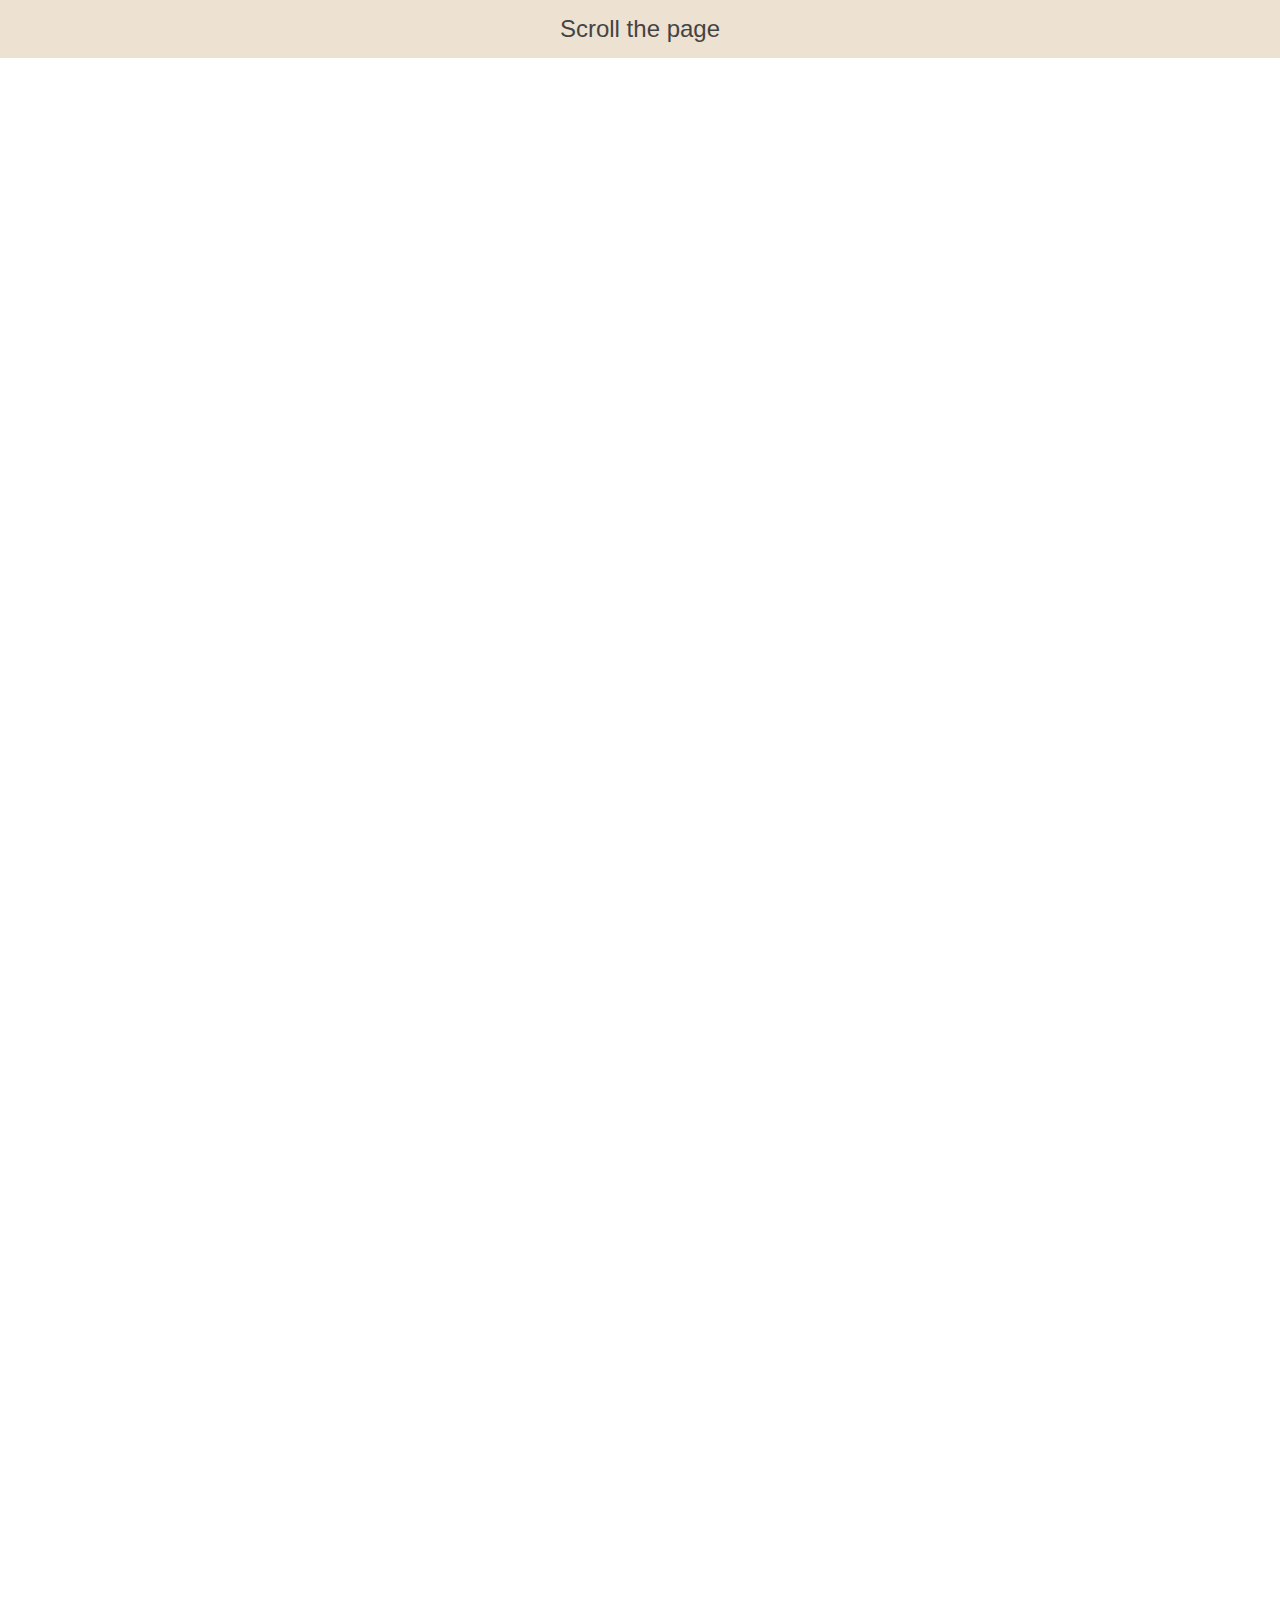
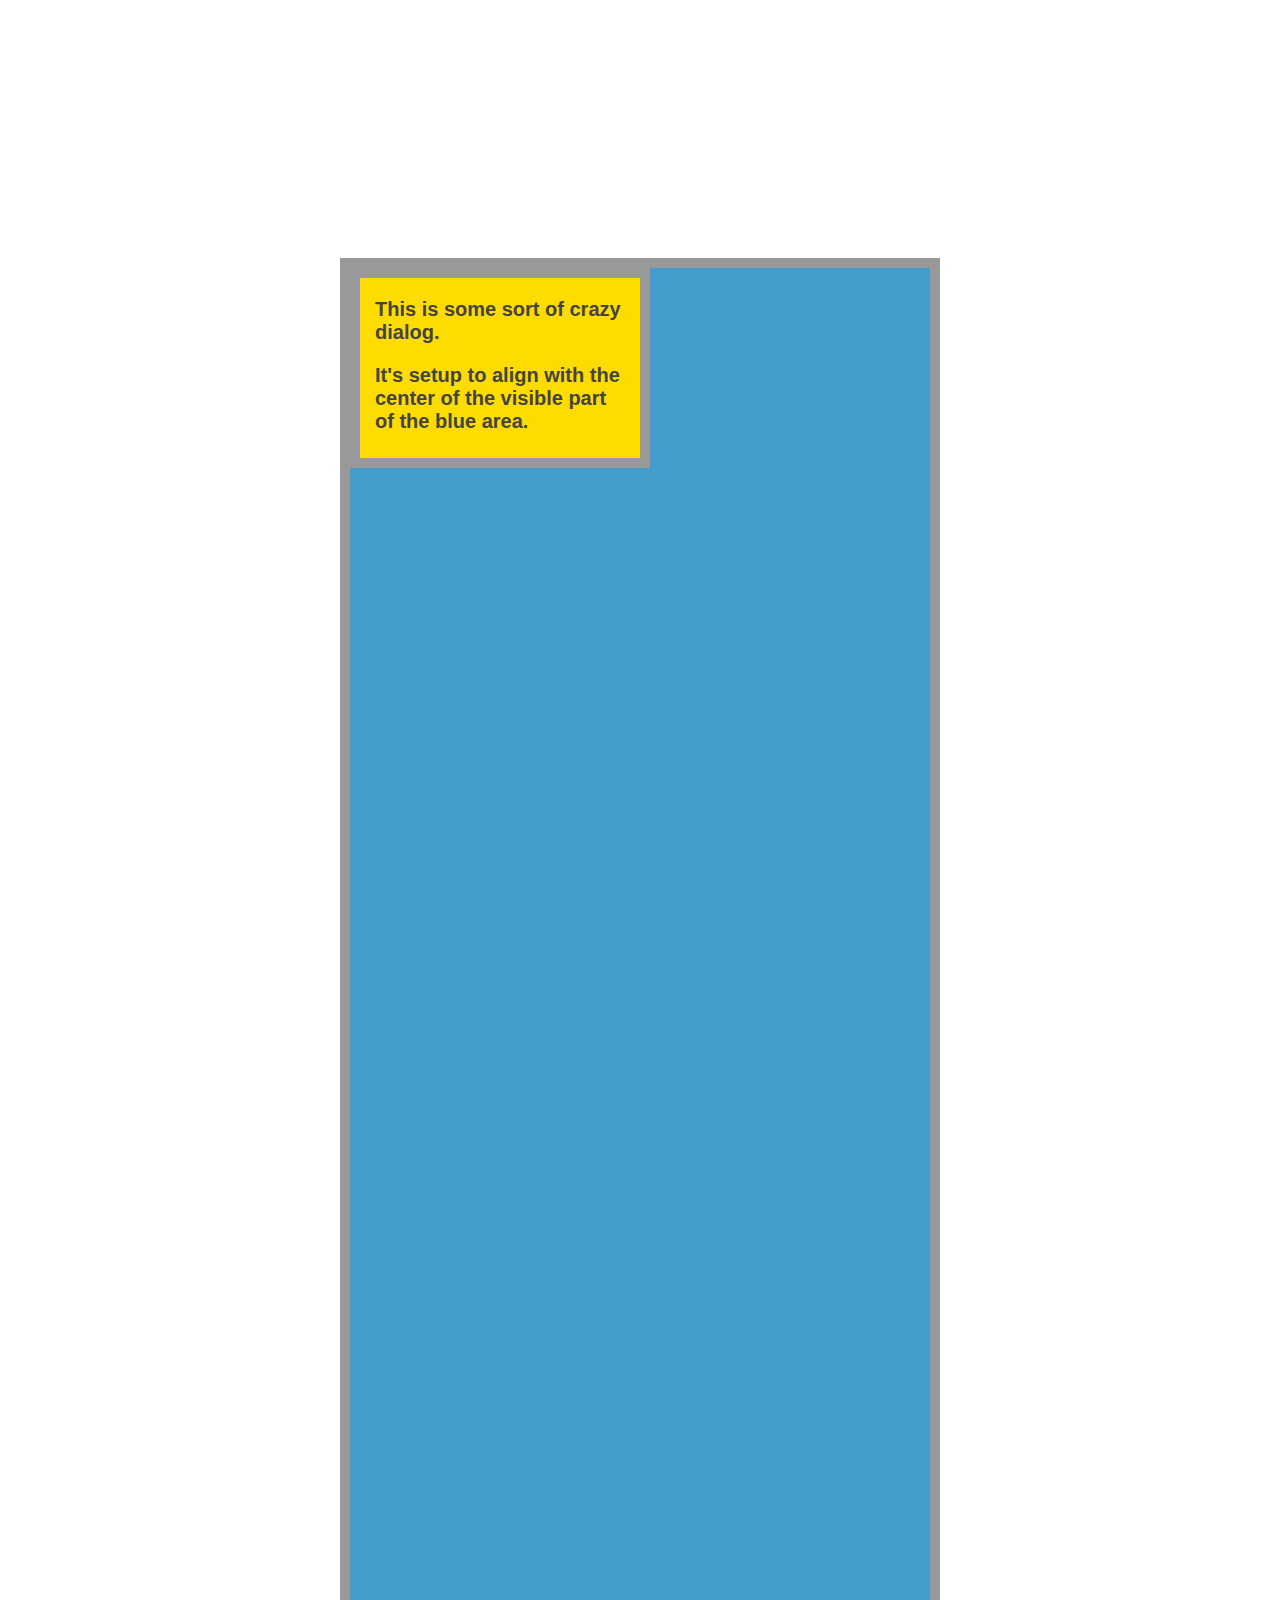
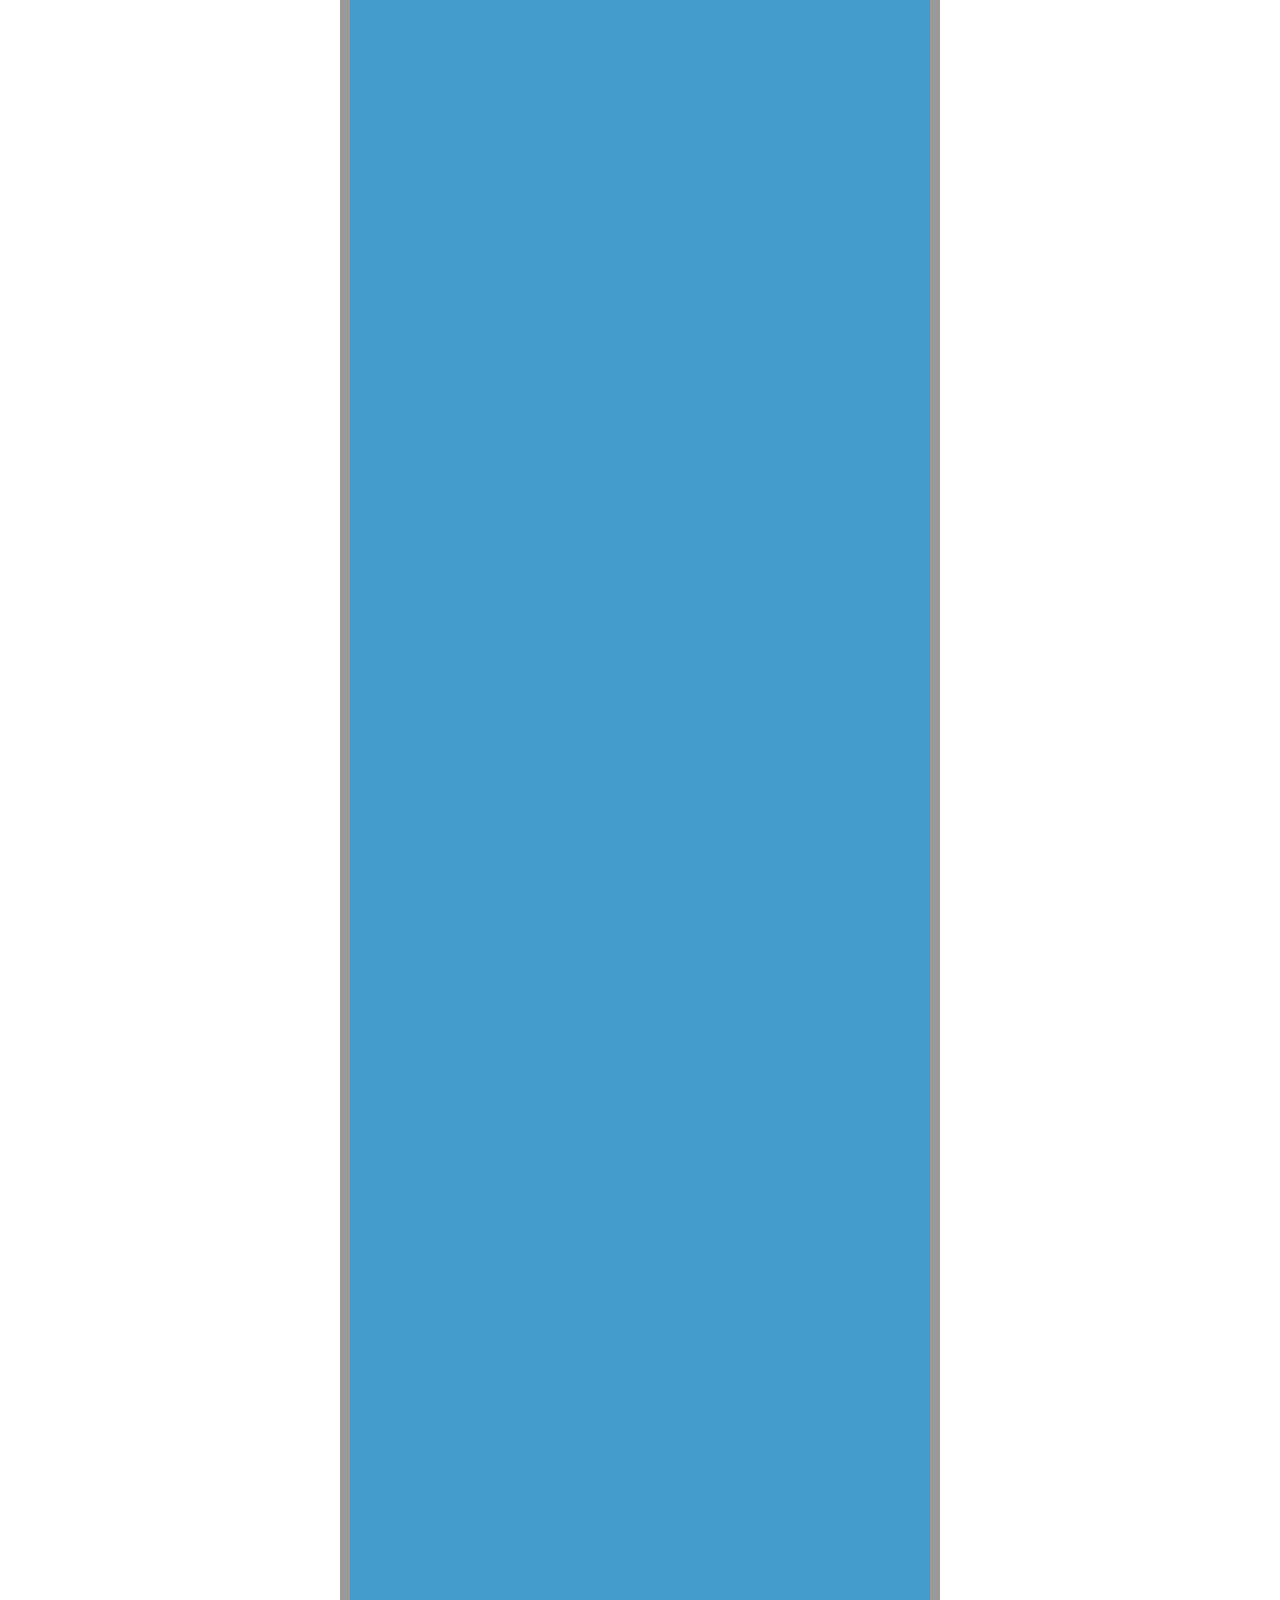
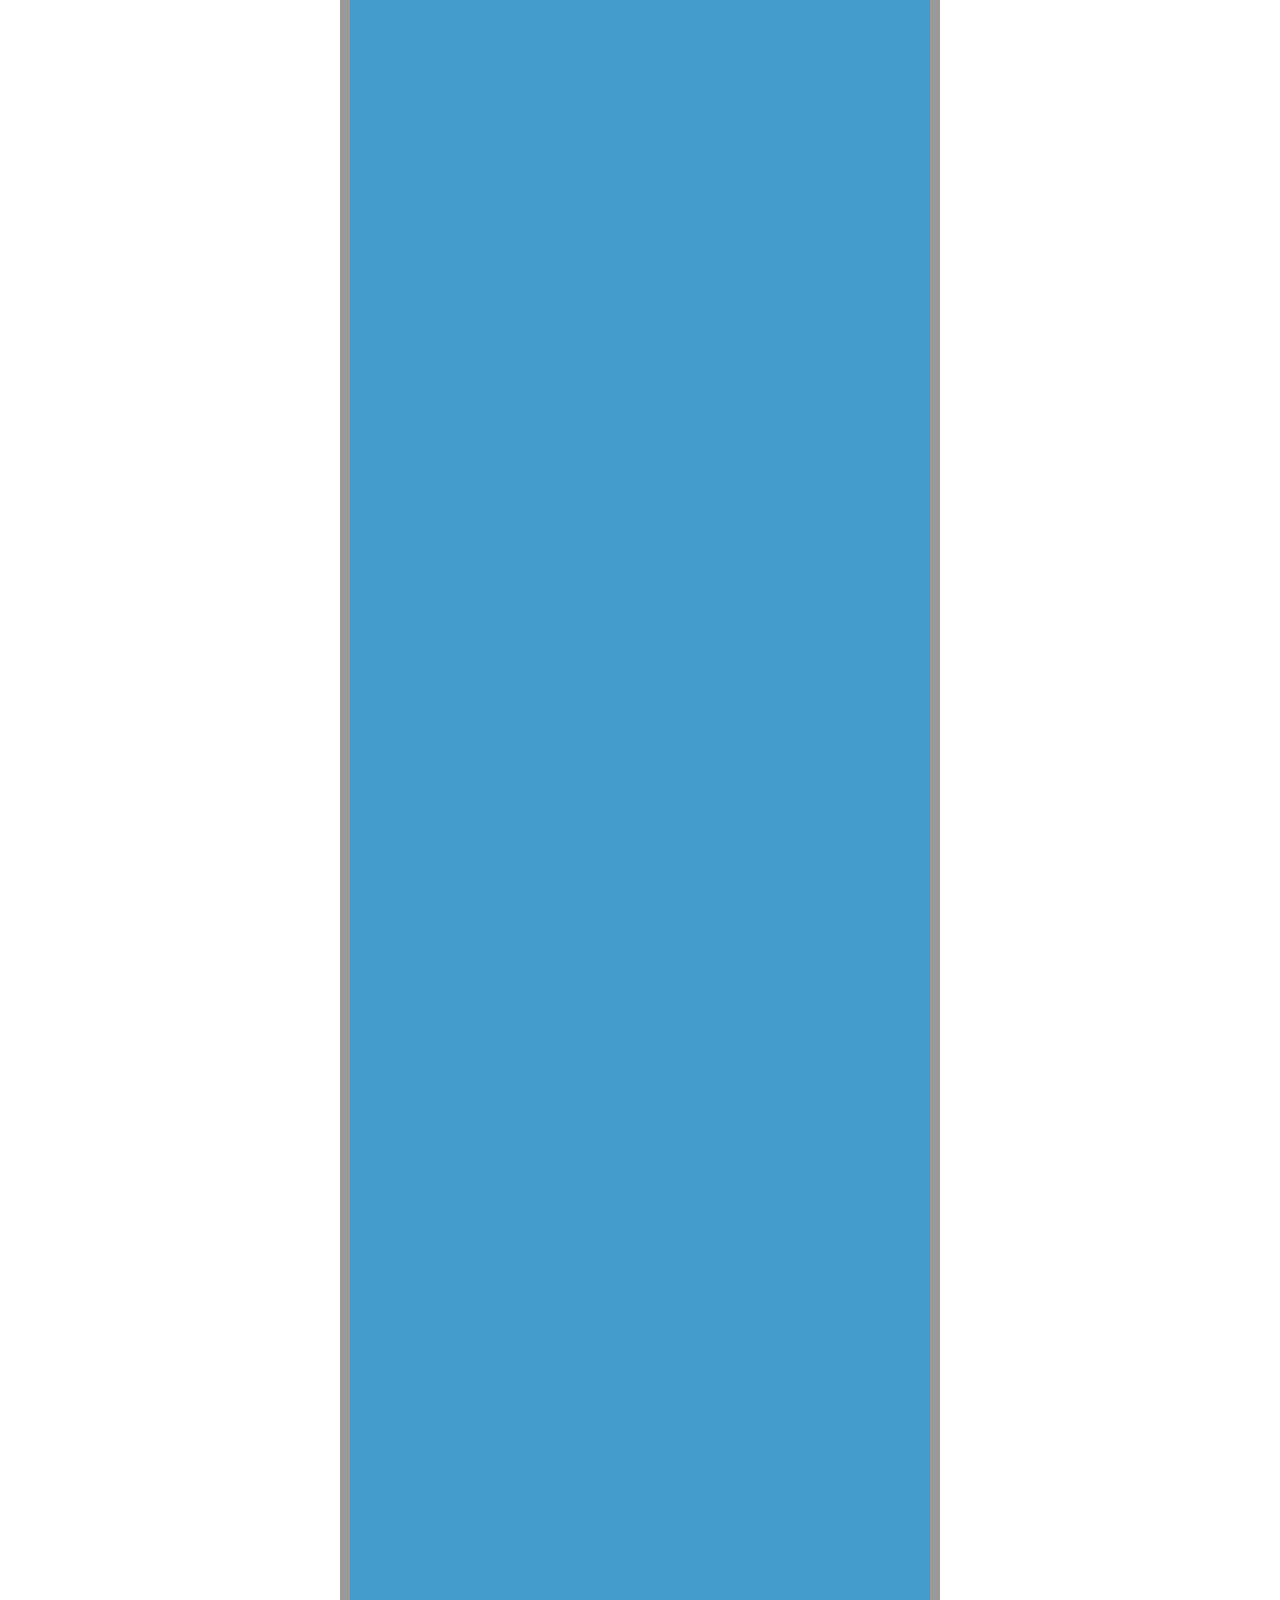
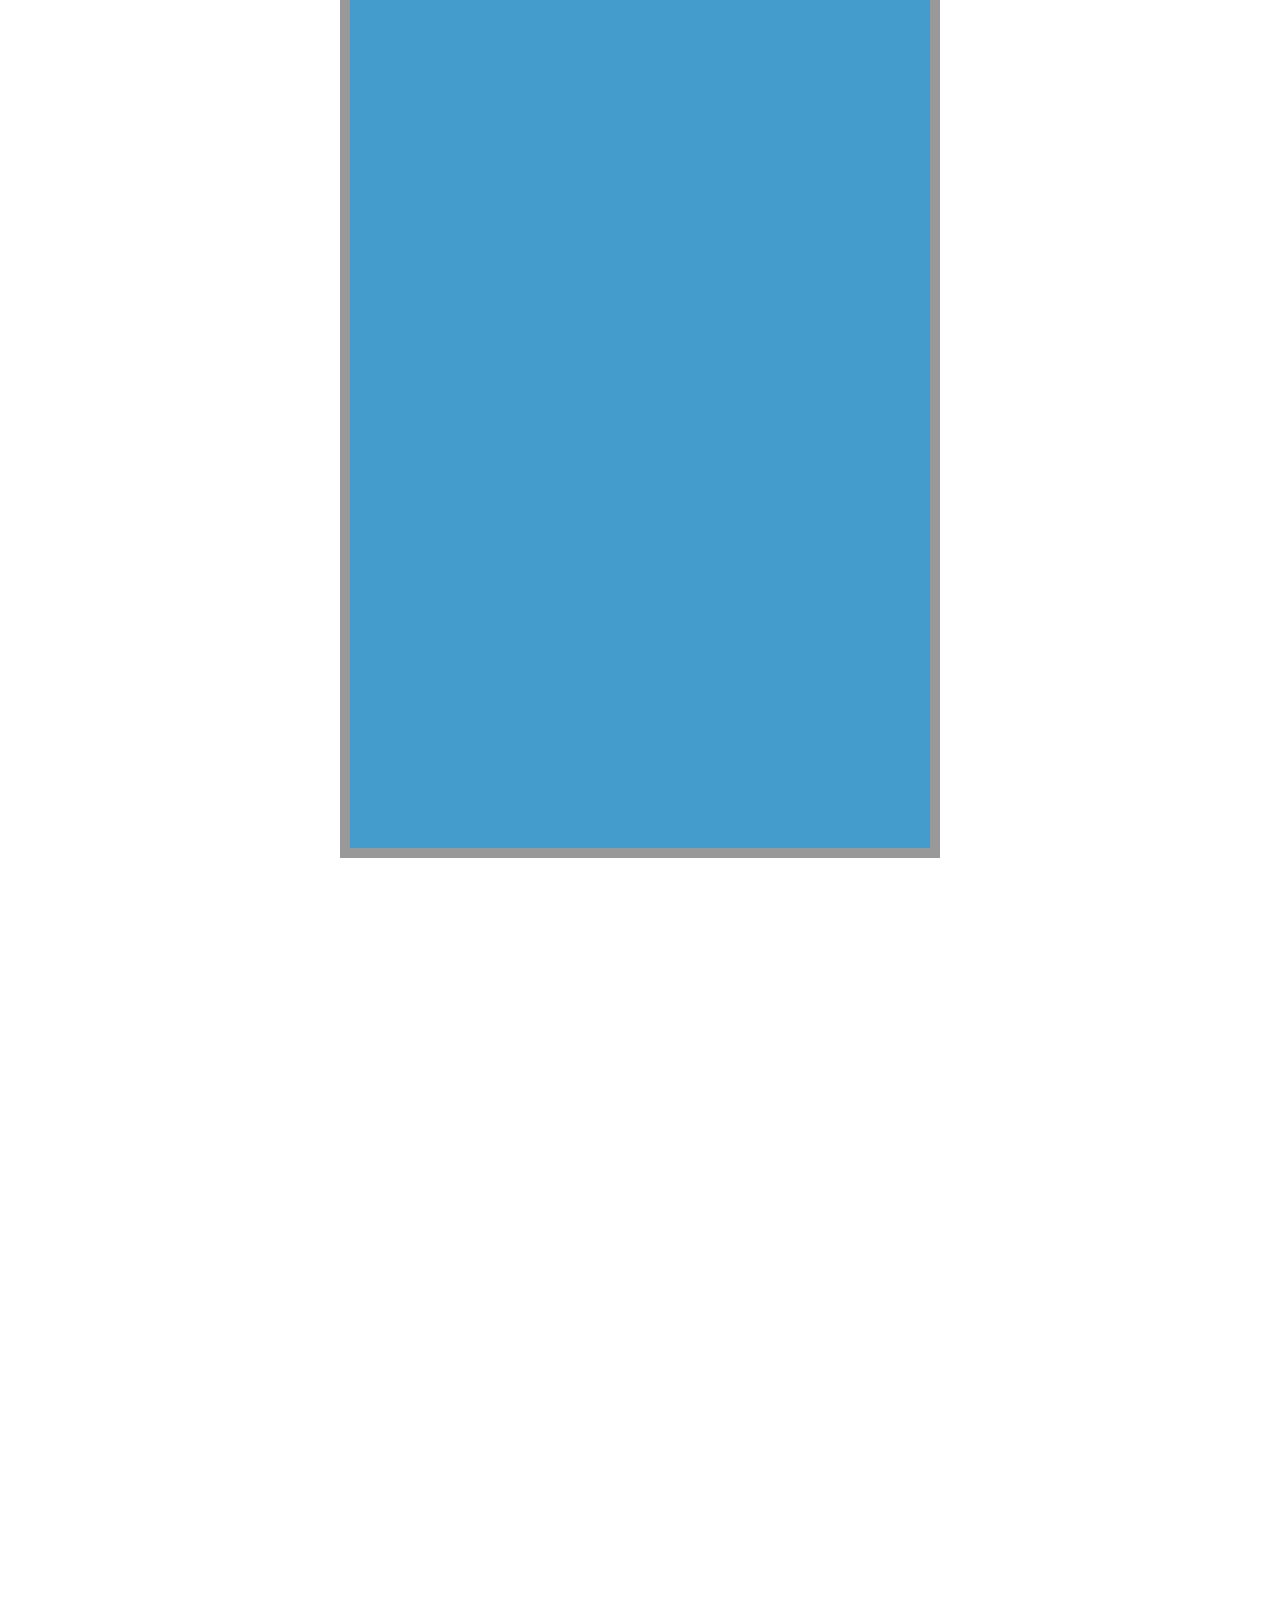
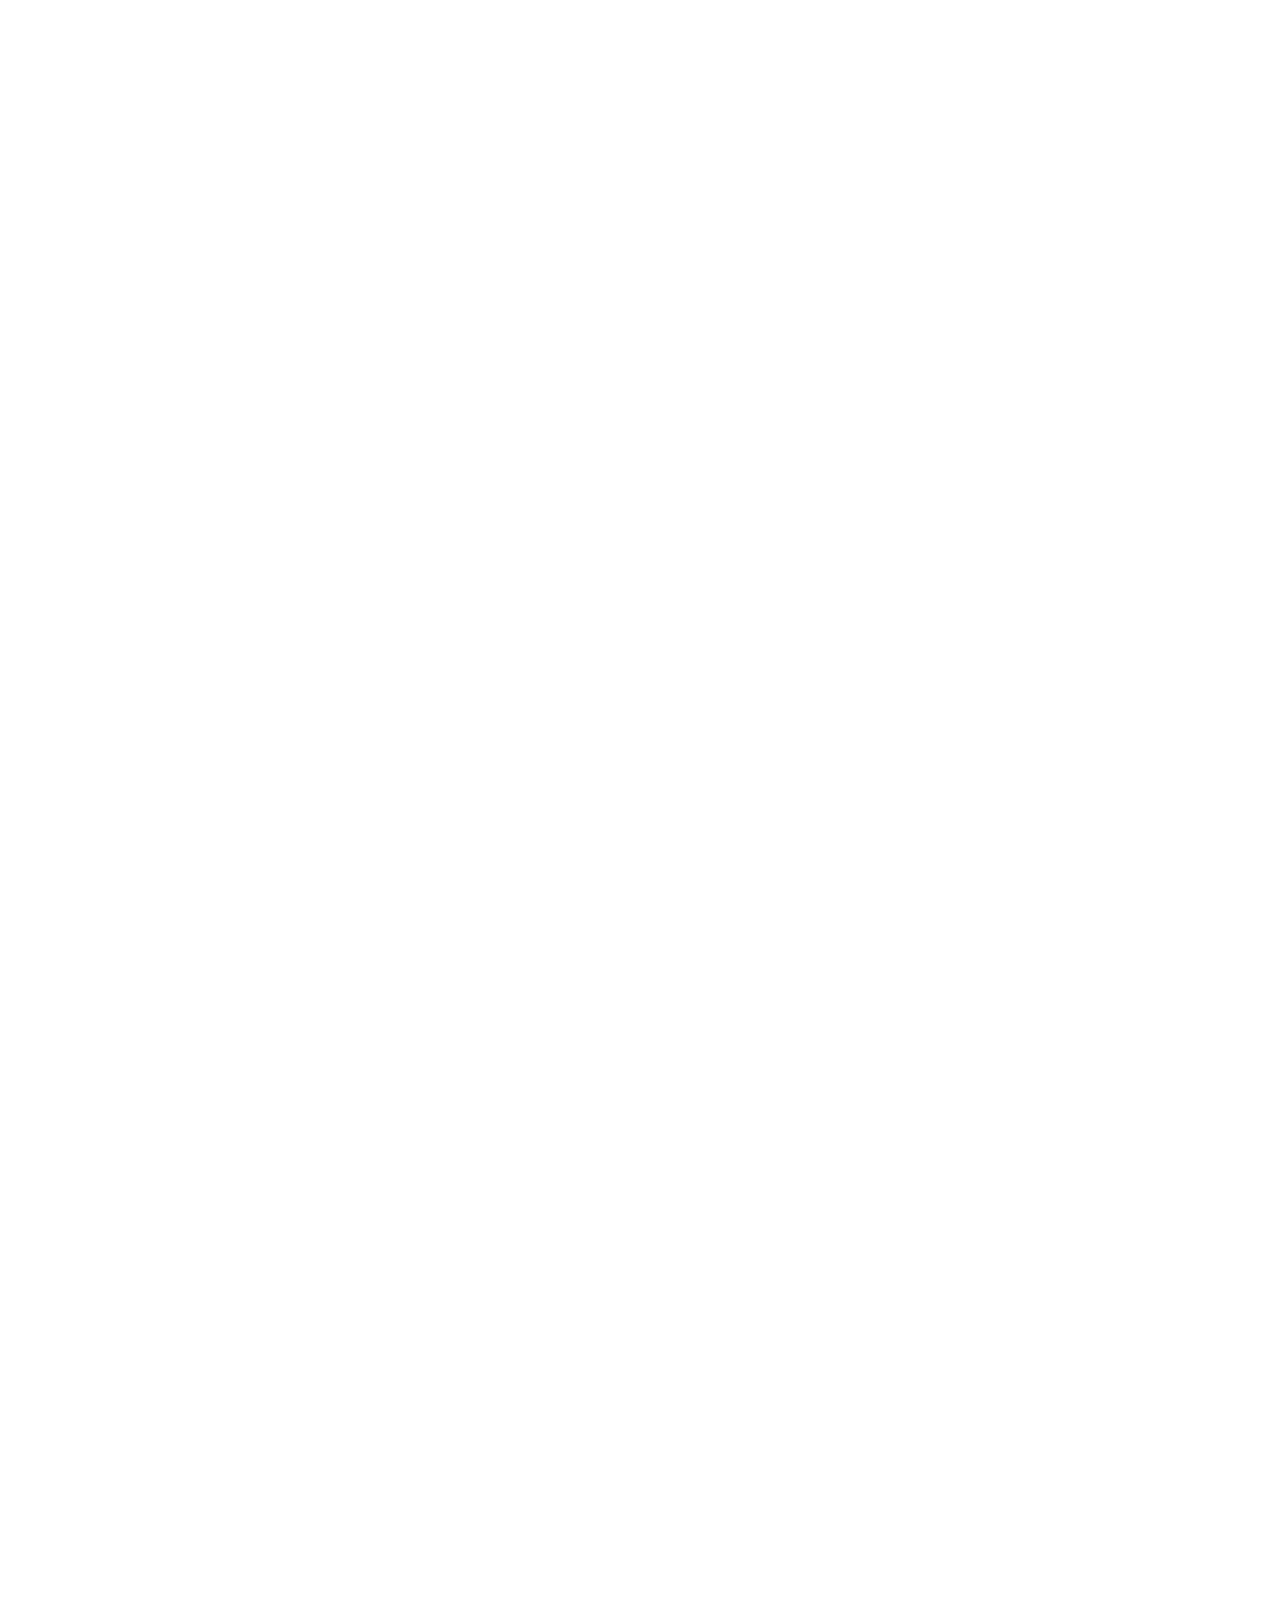
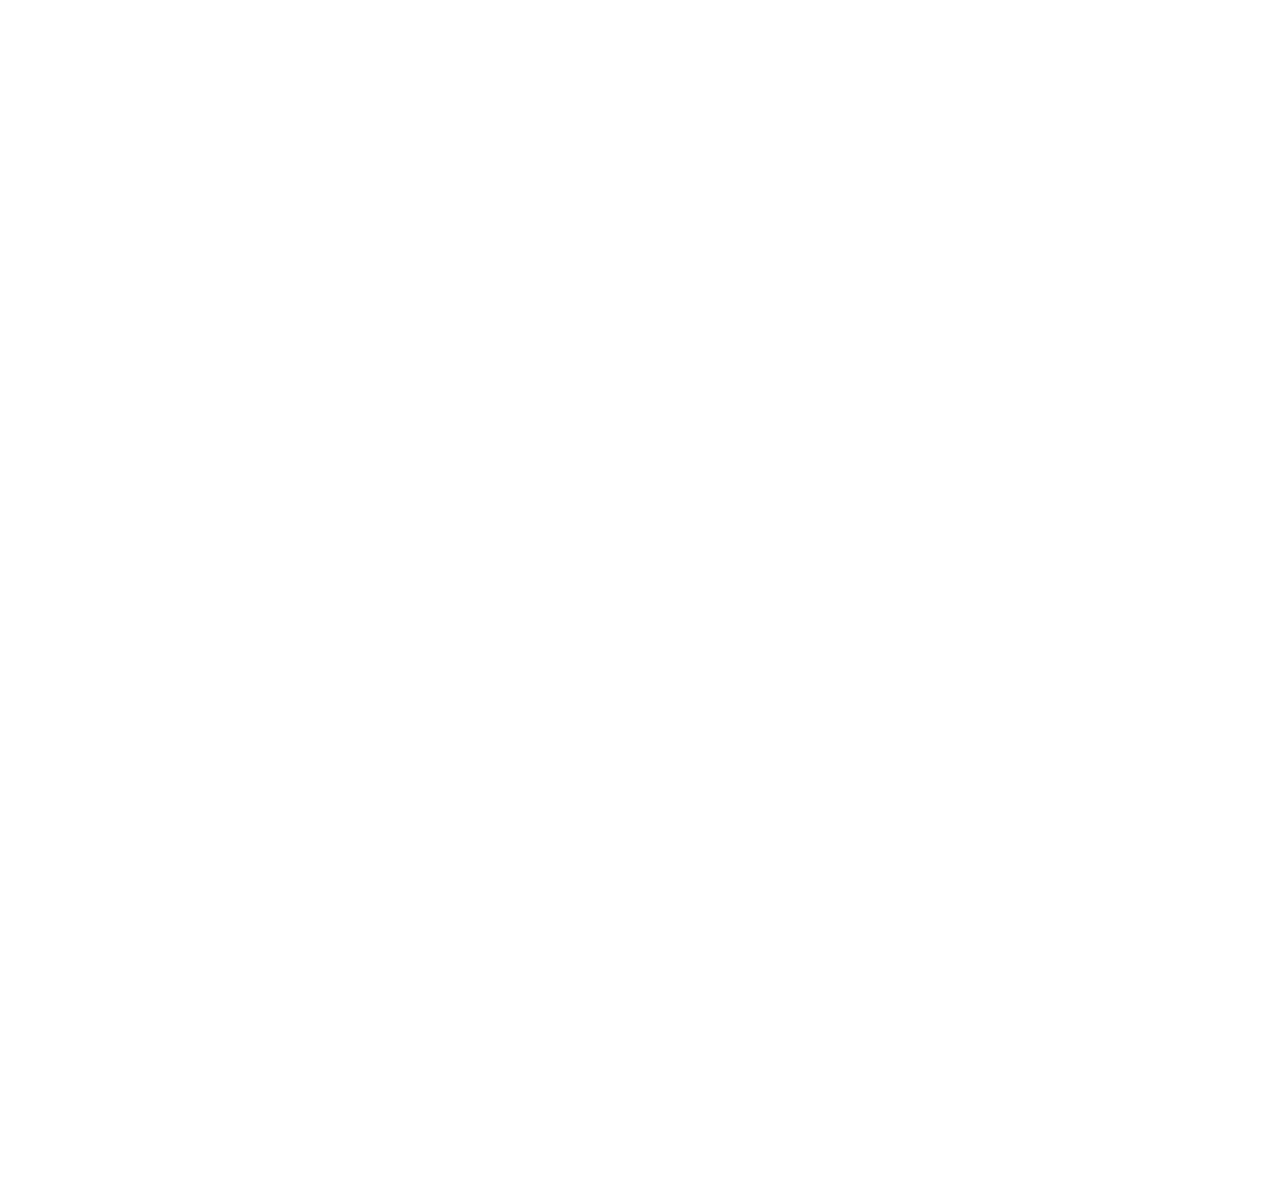
<file: source/web/html/bower_components/tether/examples/content-visible/index.html>
<!DOCTYPE html>
<html>
    <head>
        <link rel="stylesheet" href="../resources/css/base.css" />
    </head>
    <body>

    <div class="instructions">Scroll the page</div>

    <style>
      .instructions {
        width: 100%;
        text-align: center;
        font-size: 24px;
        padding: 15px;
        background-color: rgba(210, 180, 140, 0.4);
      }

      * {
        box-sizing: border-box;
      }
      body {
        min-height: 1200vh;
        height: 100%;
      }

      .content-box {
        width: 600px;
        border: 10px solid #999;
        height: 600vh;
        background-color: #439CCC;
        margin: 200vh auto;
      }
      .element {
        border: 10px solid #999;
        background-color: #FFDC00;
        width: 300px;
        height: 200px;
        padding: 0 15px;
        font-size: 20px;
        font-weight: bold;
      }
    </style>

    <div class="content-box">
      <div class="element">
        <p>This is some sort of crazy dialog.</p>

        <p>It's setup to align with the center of the visible part of the blue area.</p>
      </div>
    </div>

    <script src="//github.hubspot.com/tether/dist/js/tether.js"></script>
    <script>
      new Tether({
        element: '.element',
        target: '.content-box',
        attachment: 'middle center',
        targetAttachment: 'middle center',
        targetModifier: 'visible'
      });
    </script>
  </body>
</html>
</file>
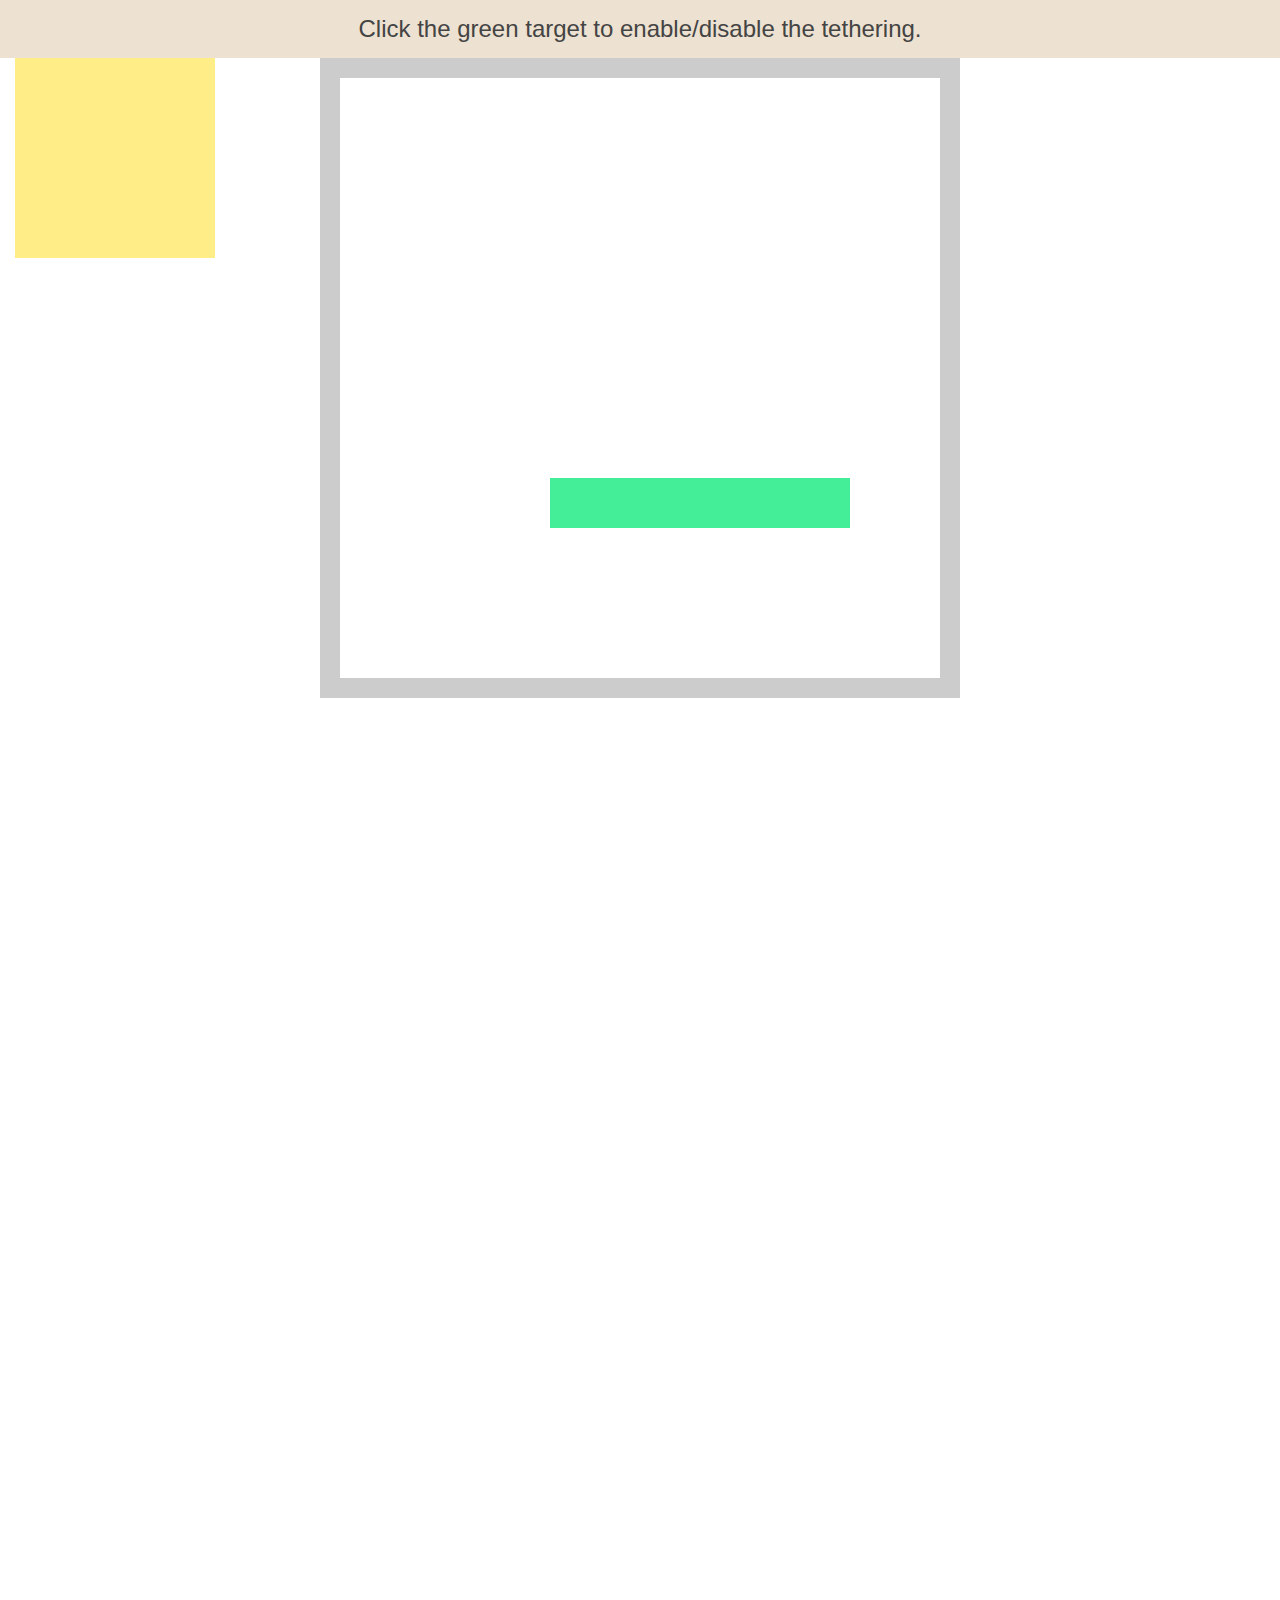
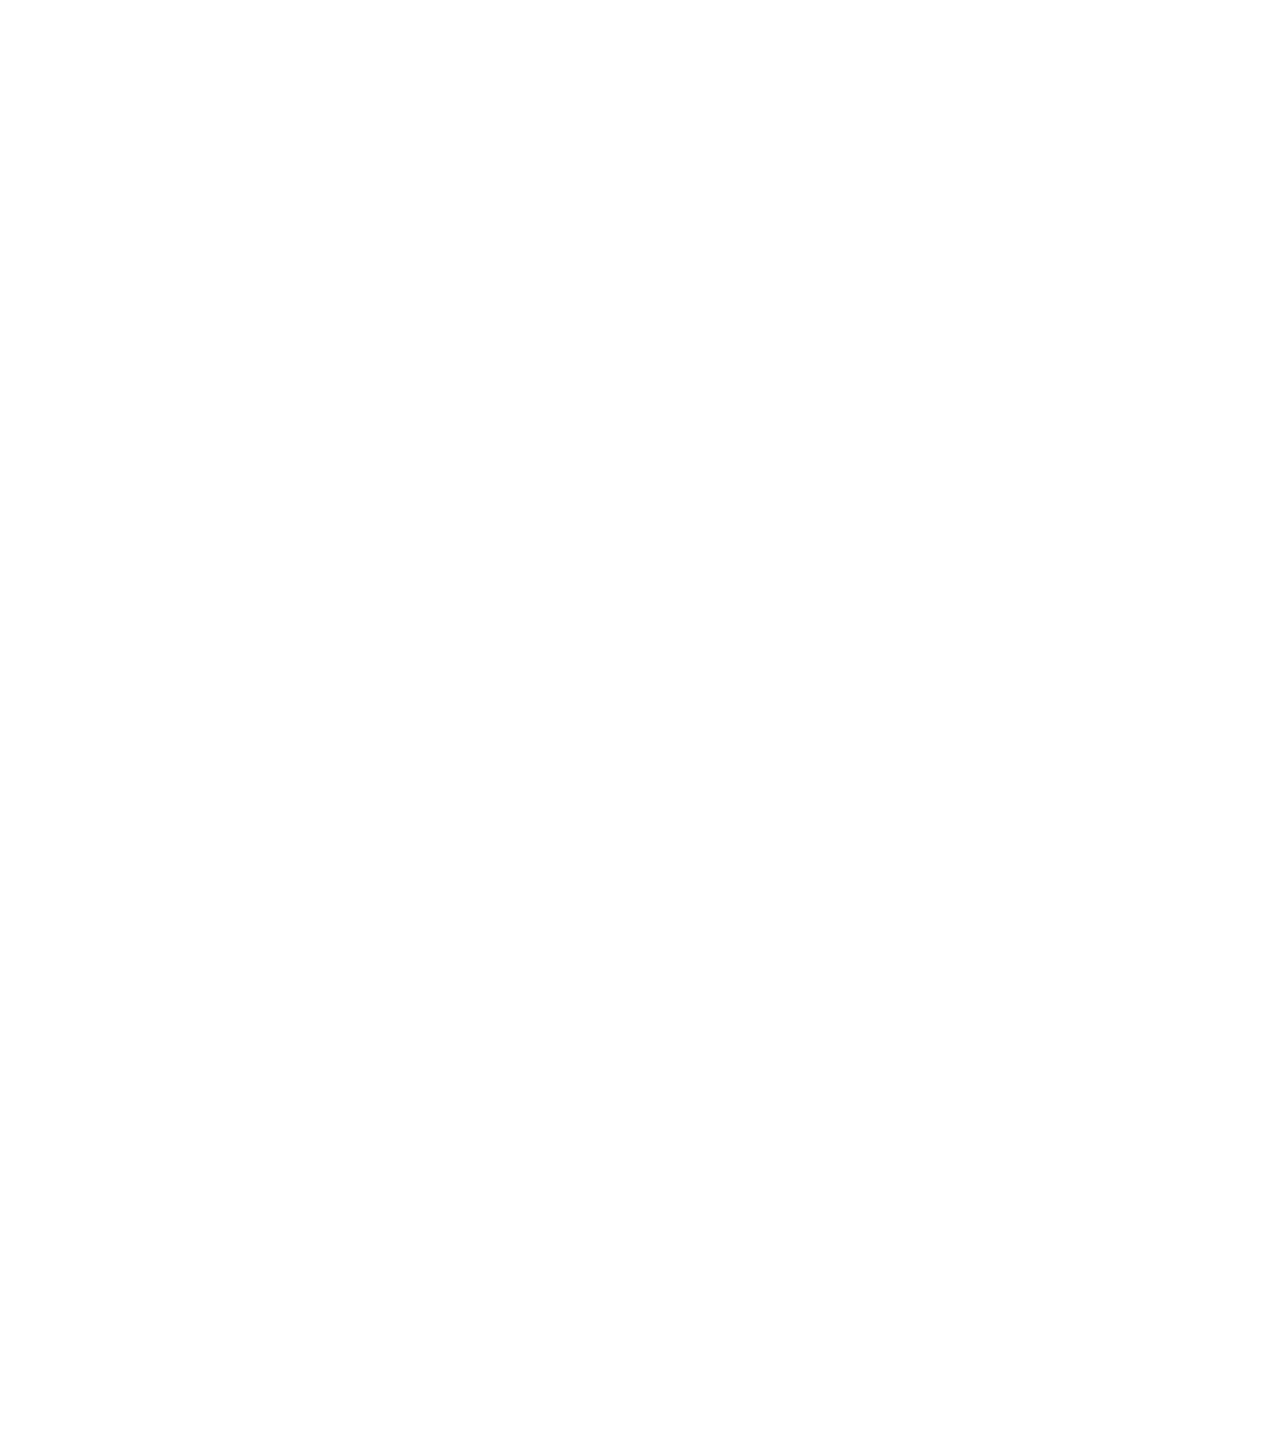
<file: source/web/html/bower_components/tether/examples/enable-disable/index.html>
<!DOCTYPE html>
<html>
    <head>
        <meta charset="utf-8">
        <meta http-equiv="X-UA-Compatible" content="chrome=1">
        <meta name="viewport" content="width=device-width, initial-scale=1, user-scalable=no">
        <link rel="stylesheet" href="../resources/css/base.css" />
        <link rel="stylesheet" href="../common/css/style.css" />
    </head>
    <body>
        <div class="instructions">Click the green target to enable/disable the tethering.</div>

        <div class="element"></div>
        <div class="container">
            <div class="pad"></div>
            <div class="target"></div>
            <div class="pad"></div>
        </div>

        <script src="//github.hubspot.com/tether/dist/js/tether.js"></script>
        <script>
            var tether = new Tether({
                element: '.element',
                target: '.target',
                attachment: 'top left',
                targetAttachment: 'top right'
            });

            document.querySelector('.target').addEventListener('click', function(){
                if (tether.enabled)
                    tether.disable();
                else
                    tether.enable();
            });
        </script>
    </body>
</html>
</file>
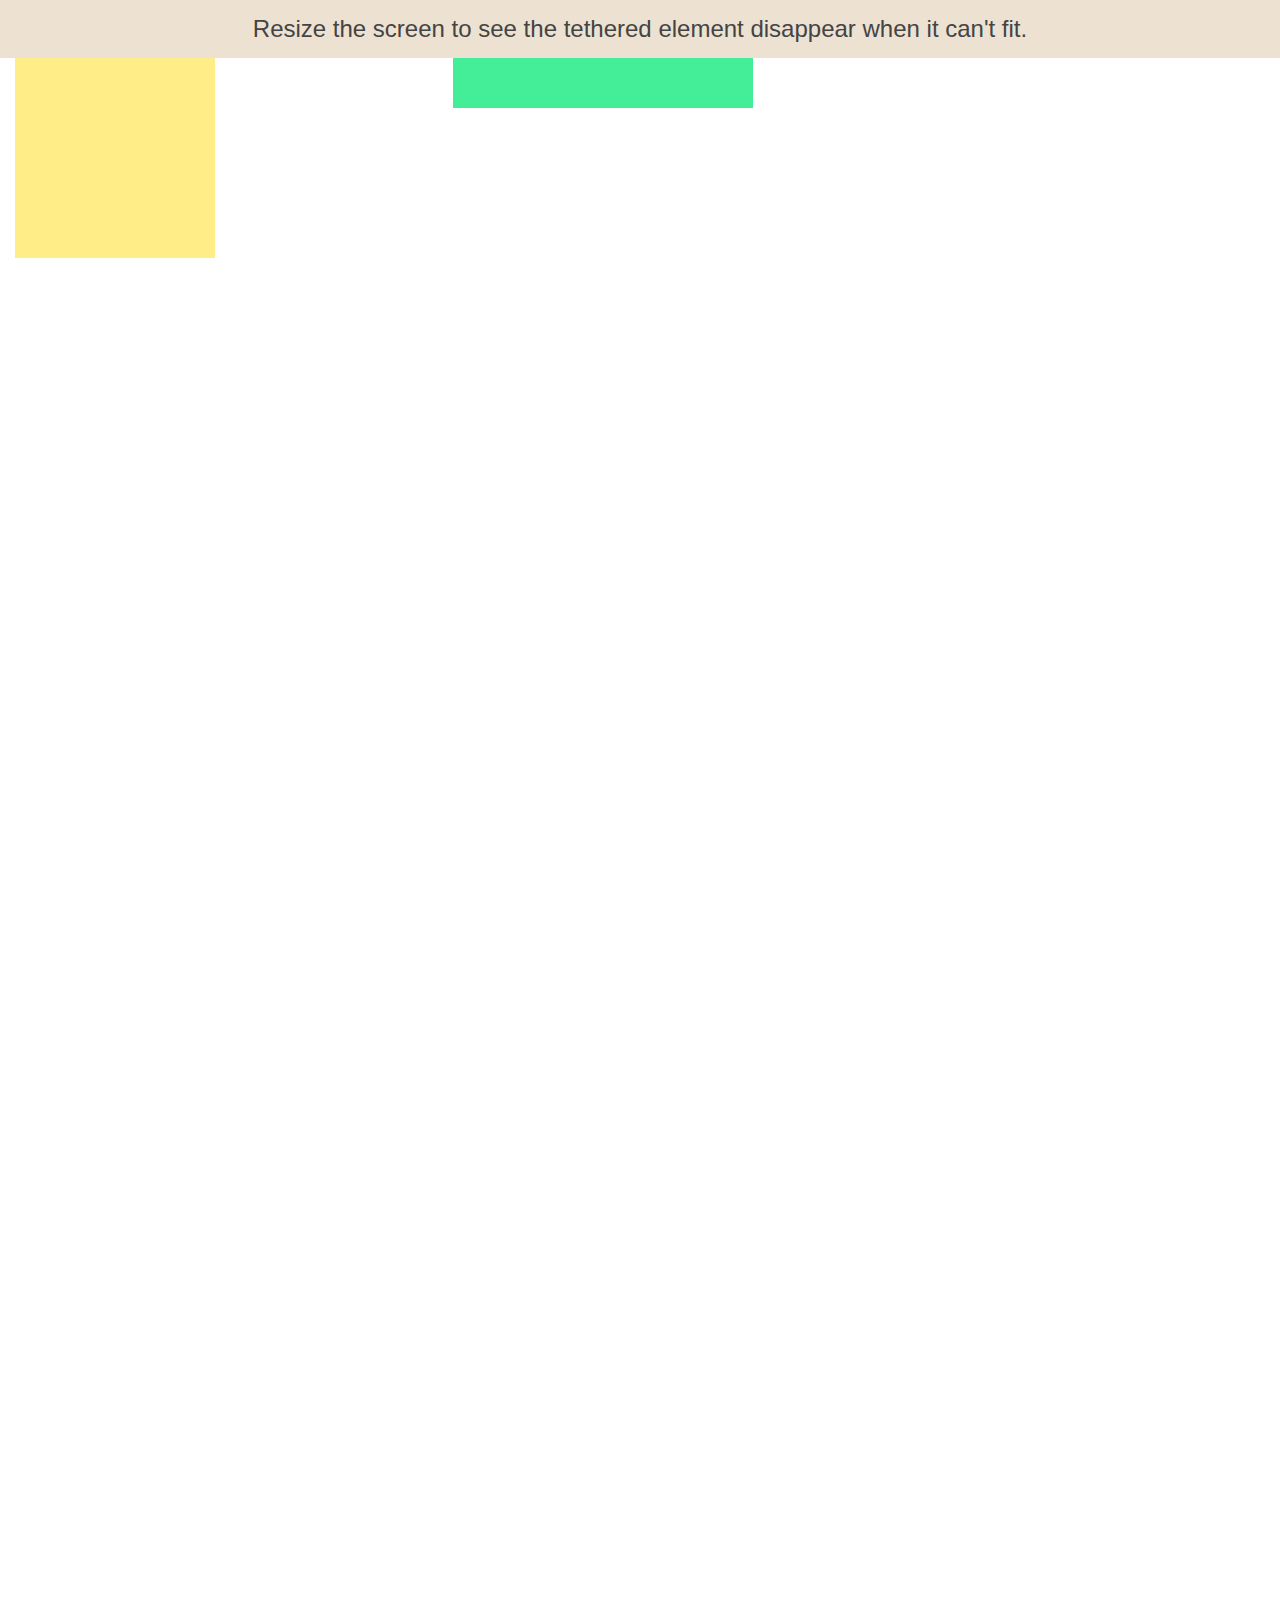
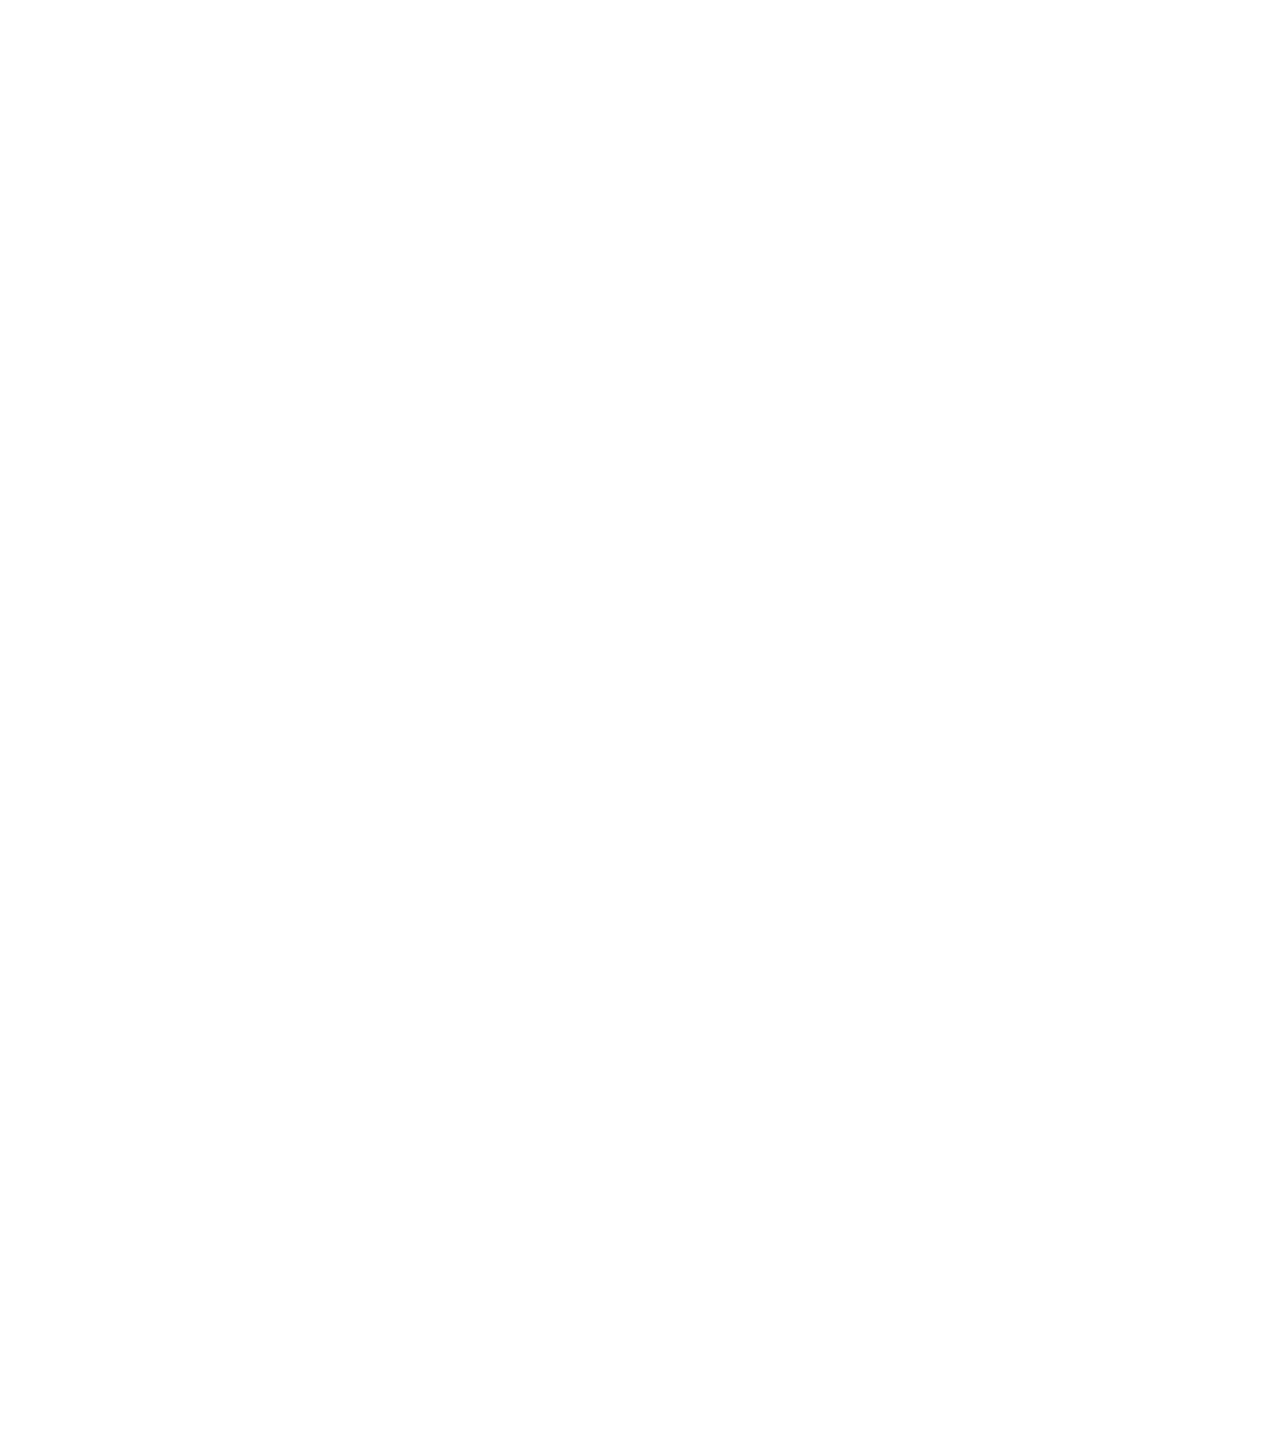
<file: source/web/html/bower_components/tether/examples/out-of-bounds/index.html>
<!DOCTYPE html>
<html>
    <head>
        <meta charset="utf-8">
        <meta http-equiv="X-UA-Compatible" content="chrome=1">
        <meta name="viewport" content="width=device-width, initial-scale=1, user-scalable=no">
        <link rel="stylesheet" href="../resources/css/base.css" />
        <link rel="stylesheet" href="../common/css/style.css" />
        <style>
            .tether-element.tether-out-of-bounds {
                display: none;
            }
        </style>
    </head>
    <body>
        <div class="instructions">Resize the screen to see the tethered element disappear when it can't fit.</div>

        <div class="element"></div>
        <div class="target"></div>

        <script src="//github.hubspot.com/tether/dist/js/tether.js"></script>
        <script>
            var tether = new Tether({
                element: '.element',
                target: '.target',
                attachment: 'top left',
                targetAttachment: 'top right',
                constraints: [{
                    to: 'window',
                    attachment: 'together'
                }]
            });
            tether.on('update', function(event) {
                console.log(event);
            });
        </script>
    </body>
</html>
</file>
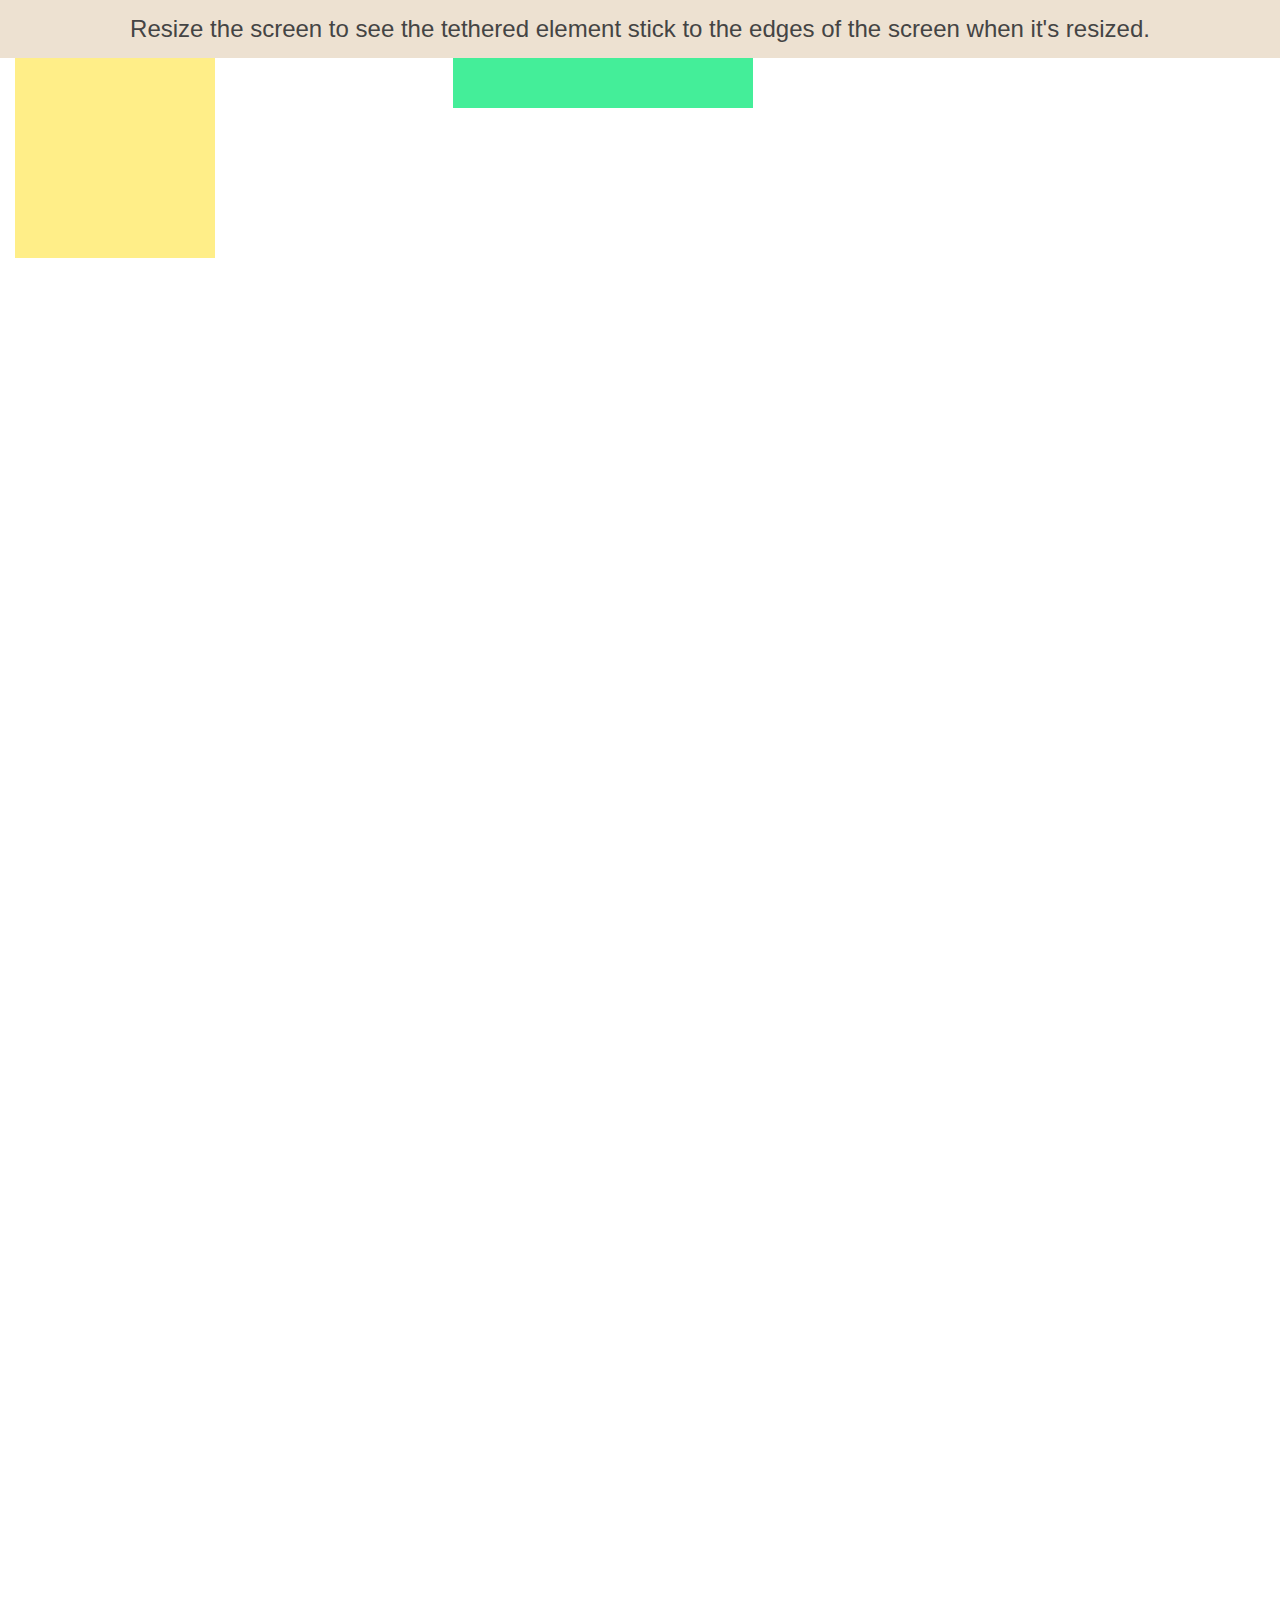
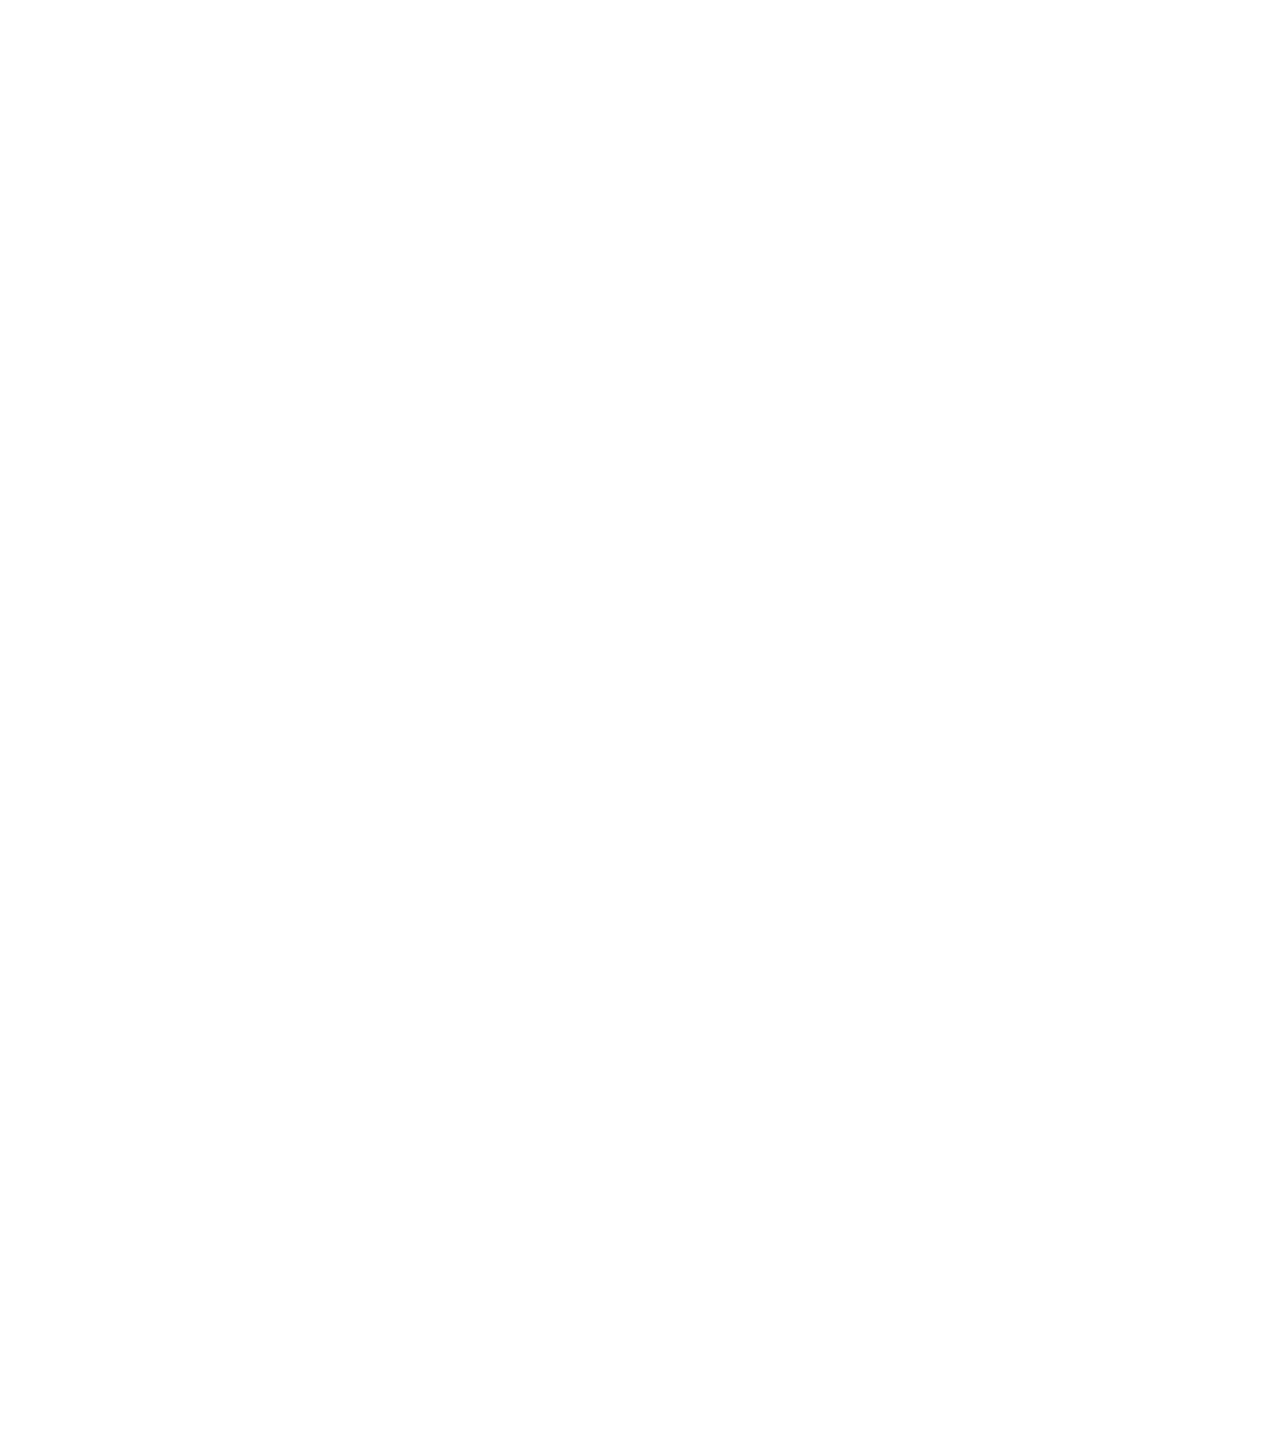
<file: source/web/html/bower_components/tether/examples/pin/index.html>
<!DOCTYPE html>
<html>
    <head>
        <meta charset="utf-8">
        <meta http-equiv="X-UA-Compatible" content="chrome=1">
        <meta name="viewport" content="width=device-width, initial-scale=1, user-scalable=no">
        <link rel="stylesheet" href="../resources/css/base.css" />
        <link rel="stylesheet" href="../common/css/style.css" />
    </head>
    <body>
        <div class="instructions">Resize the screen to see the tethered element stick to the edges of the screen when it's resized.</div>

        <div class="element"></div>
        <div class="target"></div>

        <script src="//github.hubspot.com/tether/dist/js/tether.js"></script>
        <script>
            new Tether({
                element: '.element',
                target: '.target',
                attachment: 'top left',
                targetAttachment: 'top right',
                constraints: [{
                    to: 'window',
                    pin: true
                }]
            });
        </script>
    </body>
</html>
</file>
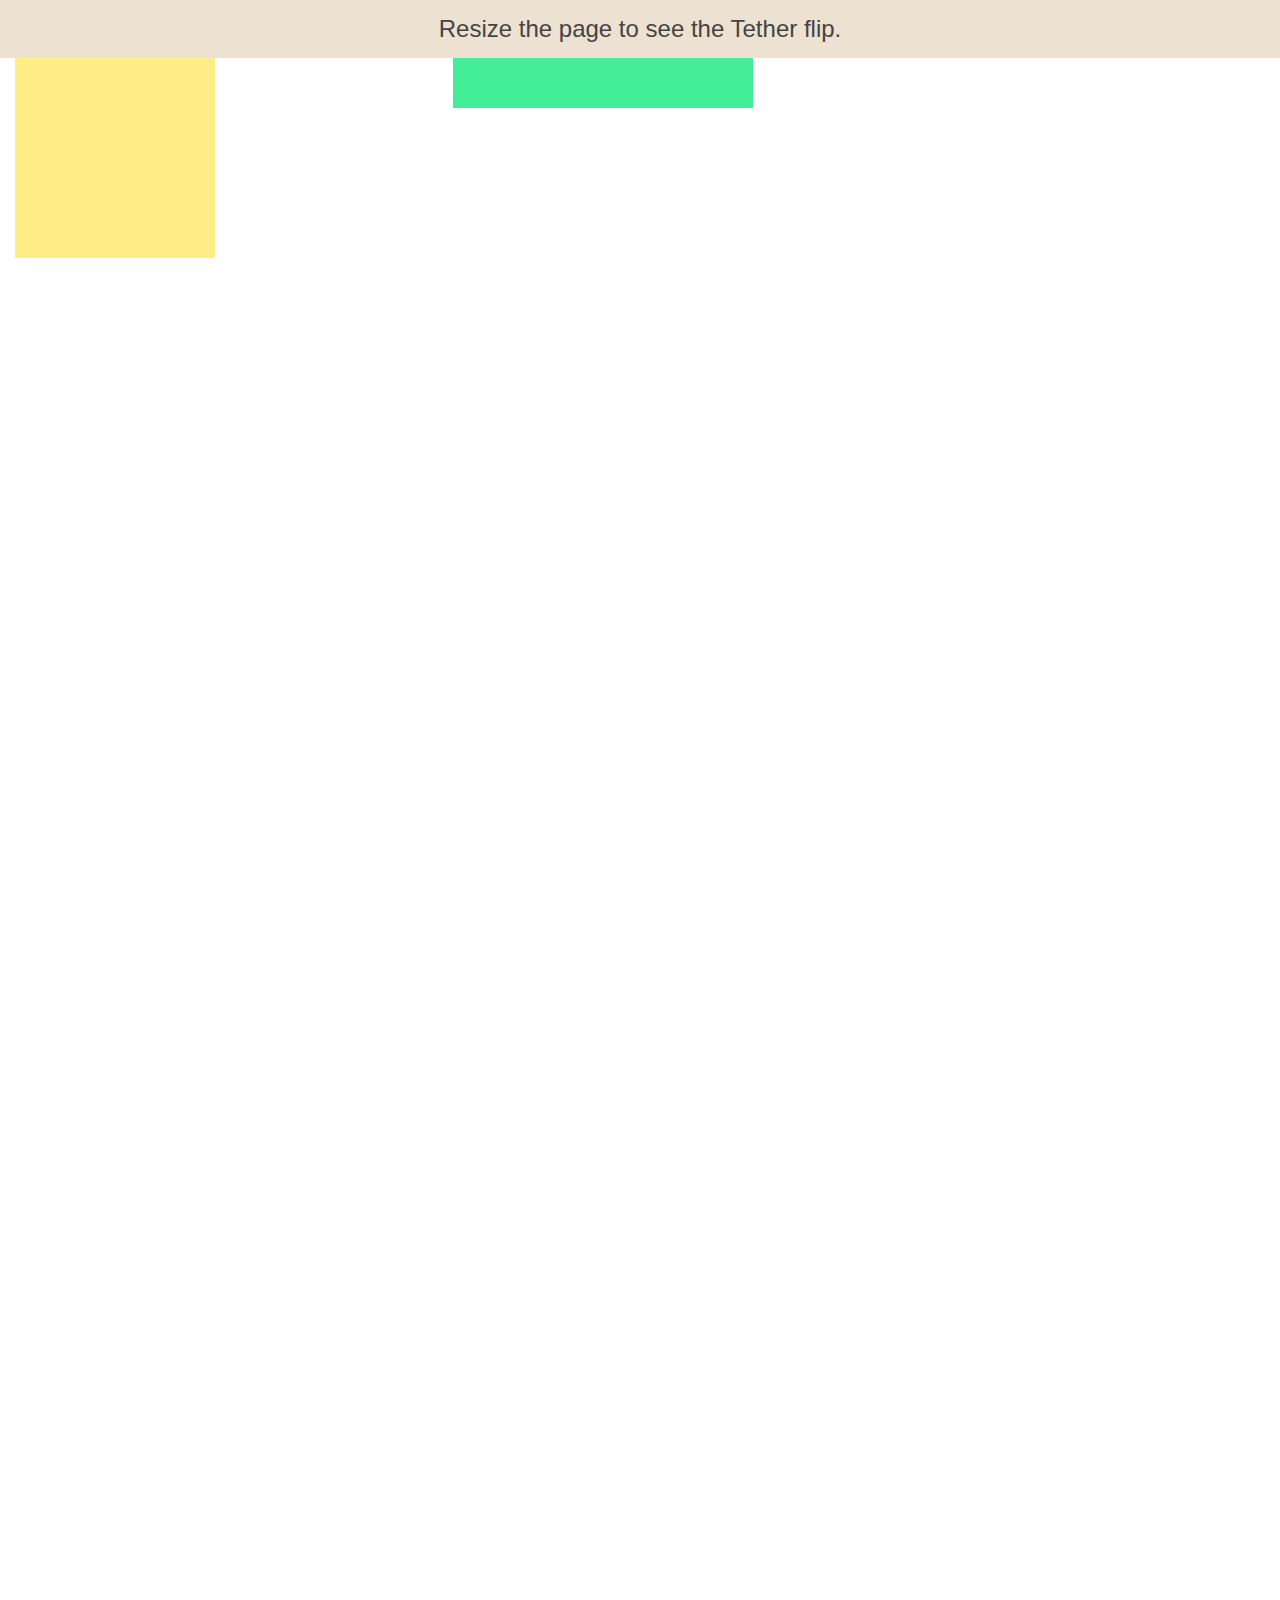
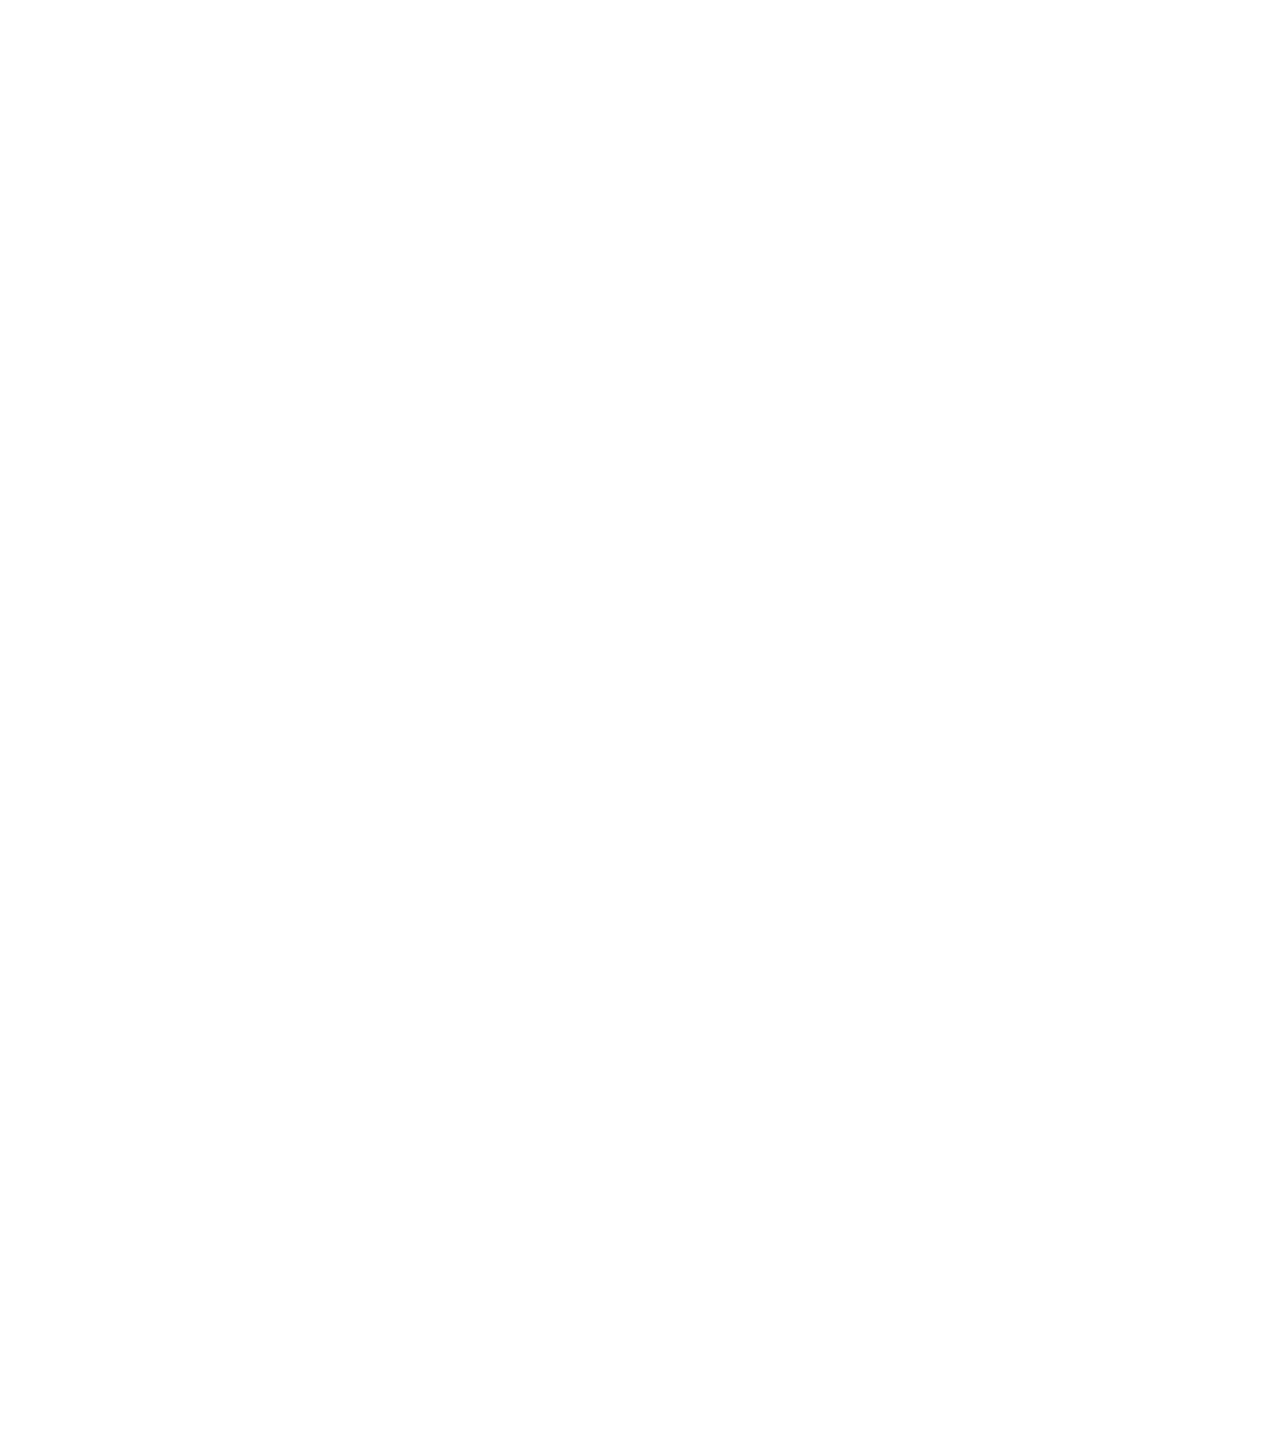
<file: source/web/html/bower_components/tether/examples/simple/index.html>
<!DOCTYPE html>
<html>
    <head>
        <meta charset="utf-8">
        <meta http-equiv="X-UA-Compatible" content="chrome=1">
        <meta name="viewport" content="width=device-width, initial-scale=1, user-scalable=no">
        <link rel="stylesheet" href="../resources/css/base.css" />
        <link rel="stylesheet" href="../common/css/style.css" />
    </head>
    <body>
        <div class="instructions">Resize the page to see the Tether flip.</div>

        <div class="element"></div>
        <div class="target"></div>

        <script src="//github.hubspot.com/tether/dist/js/tether.js"></script>
        <script>
            new Tether({
                element: '.element',
                target: '.target',
                attachment: 'top left',
                targetAttachment: 'top right',
                constraints: [{
                    to: 'window',
                    attachment: 'together'
                }]
            });
        </script>
    </body>
</html>
</file>
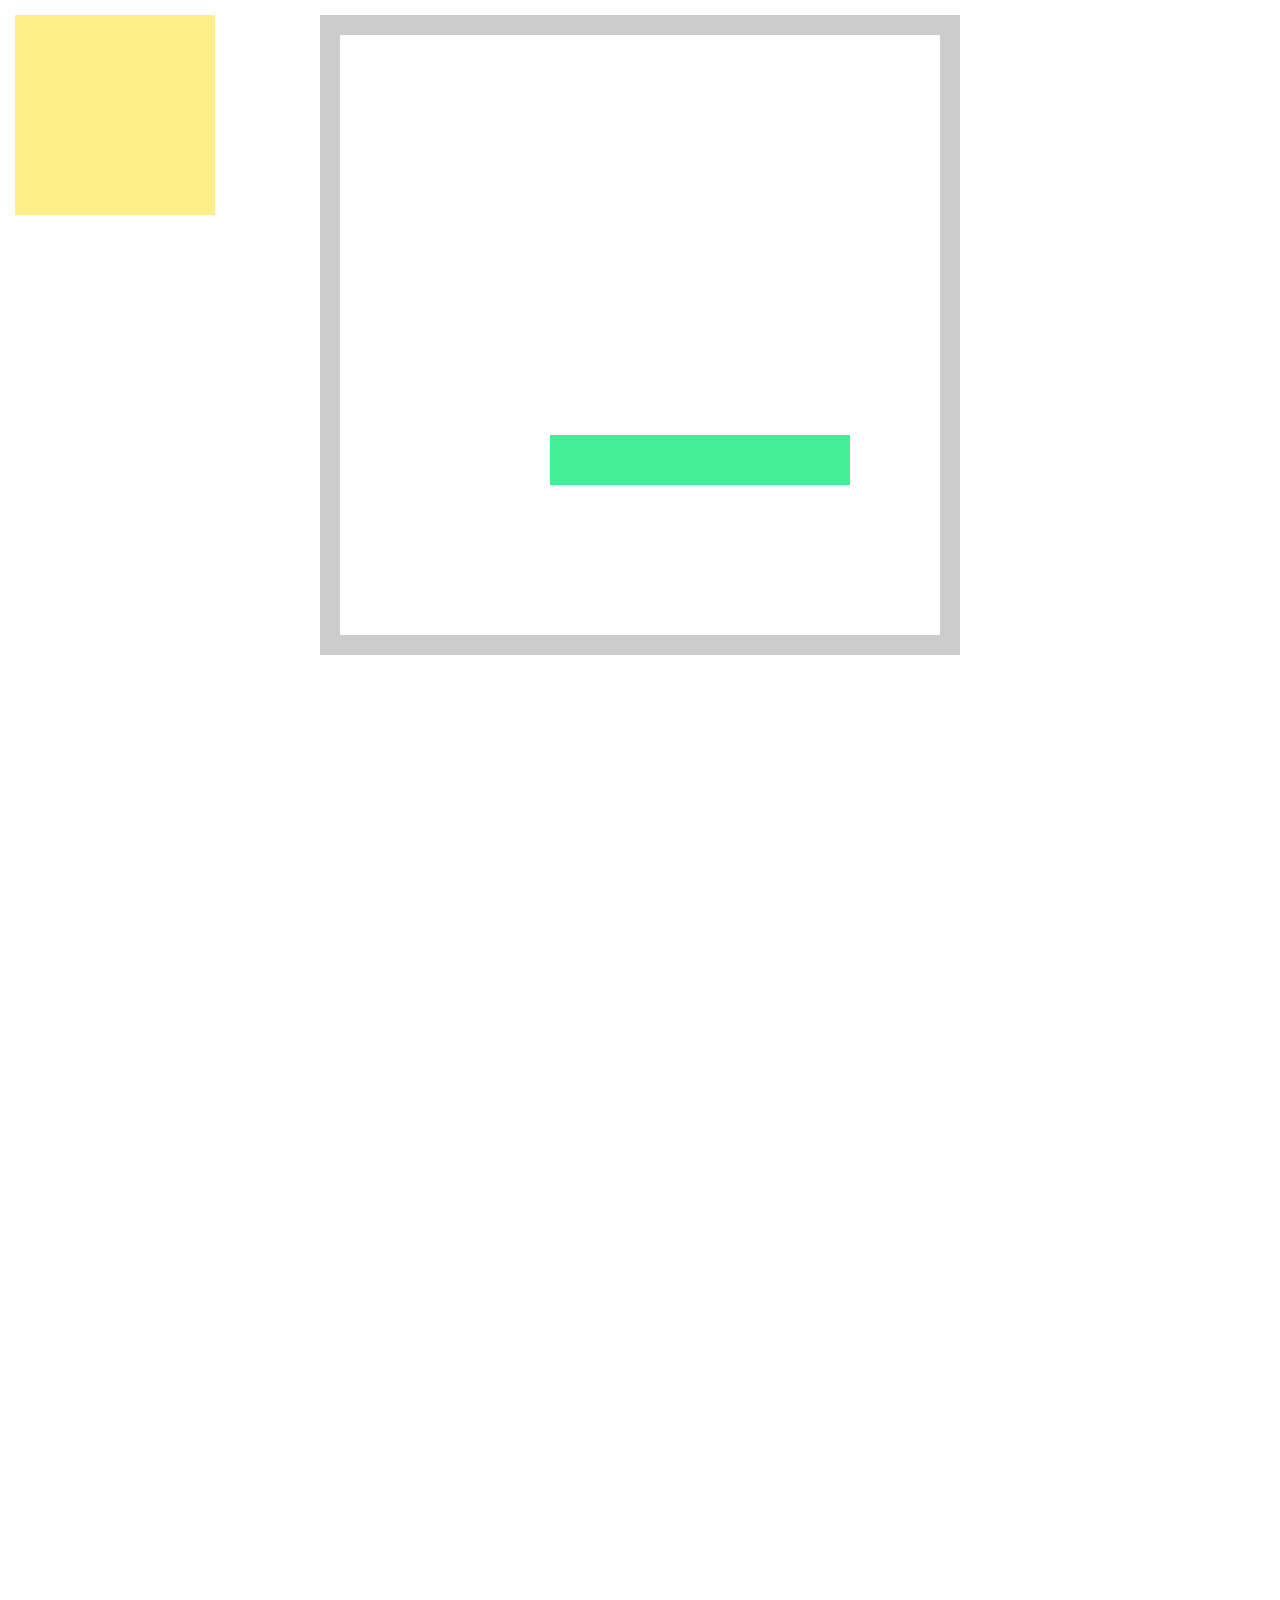
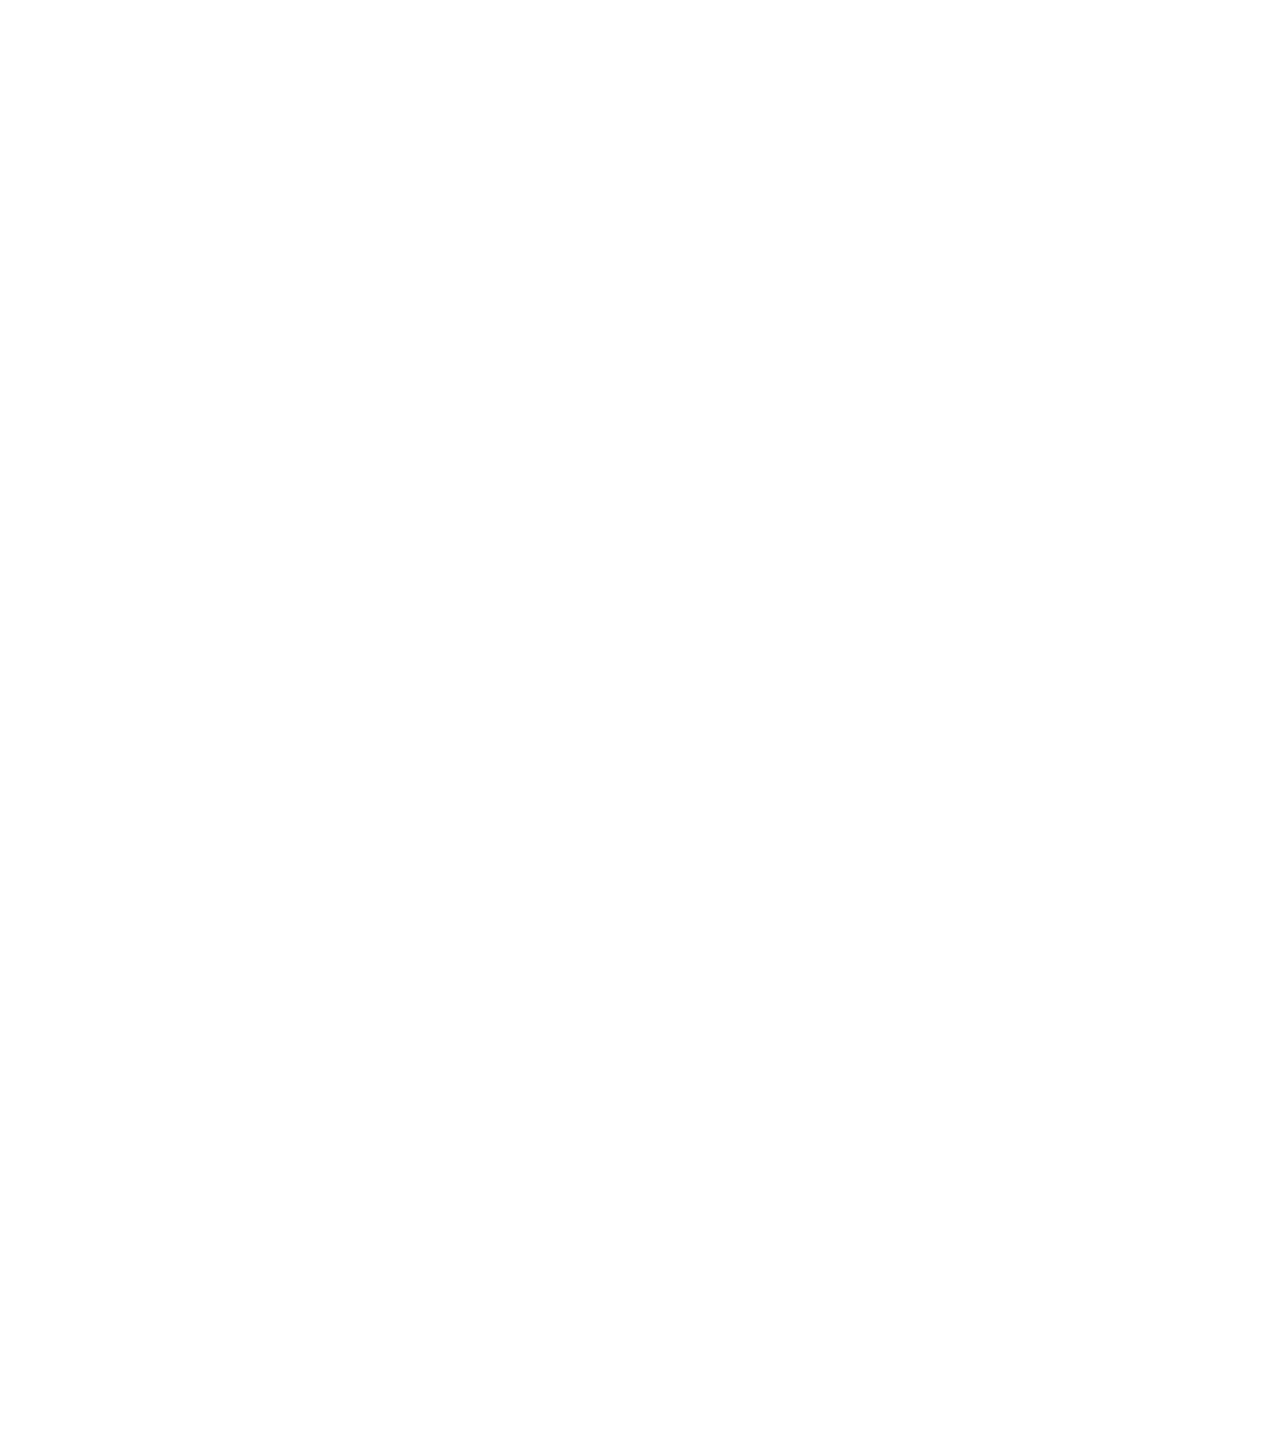
<file: source/web/html/bower_components/tether/examples/testbed/index.html>
<!DOCTYPE html>
<html>
    <head>
        <meta charset="utf-8">
        <meta http-equiv="X-UA-Compatible" content="chrome=1">
        <meta name="viewport" content="width=device-width, initial-scale=1, user-scalable=no">
        <link rel="stylesheet" href="../resources/css/base.css" />
        <link rel="stylesheet" href="../common/css/style.css" />
    </head>
    <body>

        <div class="element">
        </div>

        <div class="container">
            <div class="pad"></div>
            <div class="target"></div>
            <div class="pad"></div>
            <div class="pad"></div>
        </div>

        <script src="//github.hubspot.com/tether/dist/js/tether.js"></script>
        <script>
            new Tether({
                element: '.element',
                target: '.target',
                attachment: 'top center',
                targetAttachment: 'bottom center',
                constraints: [{
                  to: 'scrollParent',
                  attachment: 'together'
                }]
            });
        </script>
    </body>
  </html>
</file>
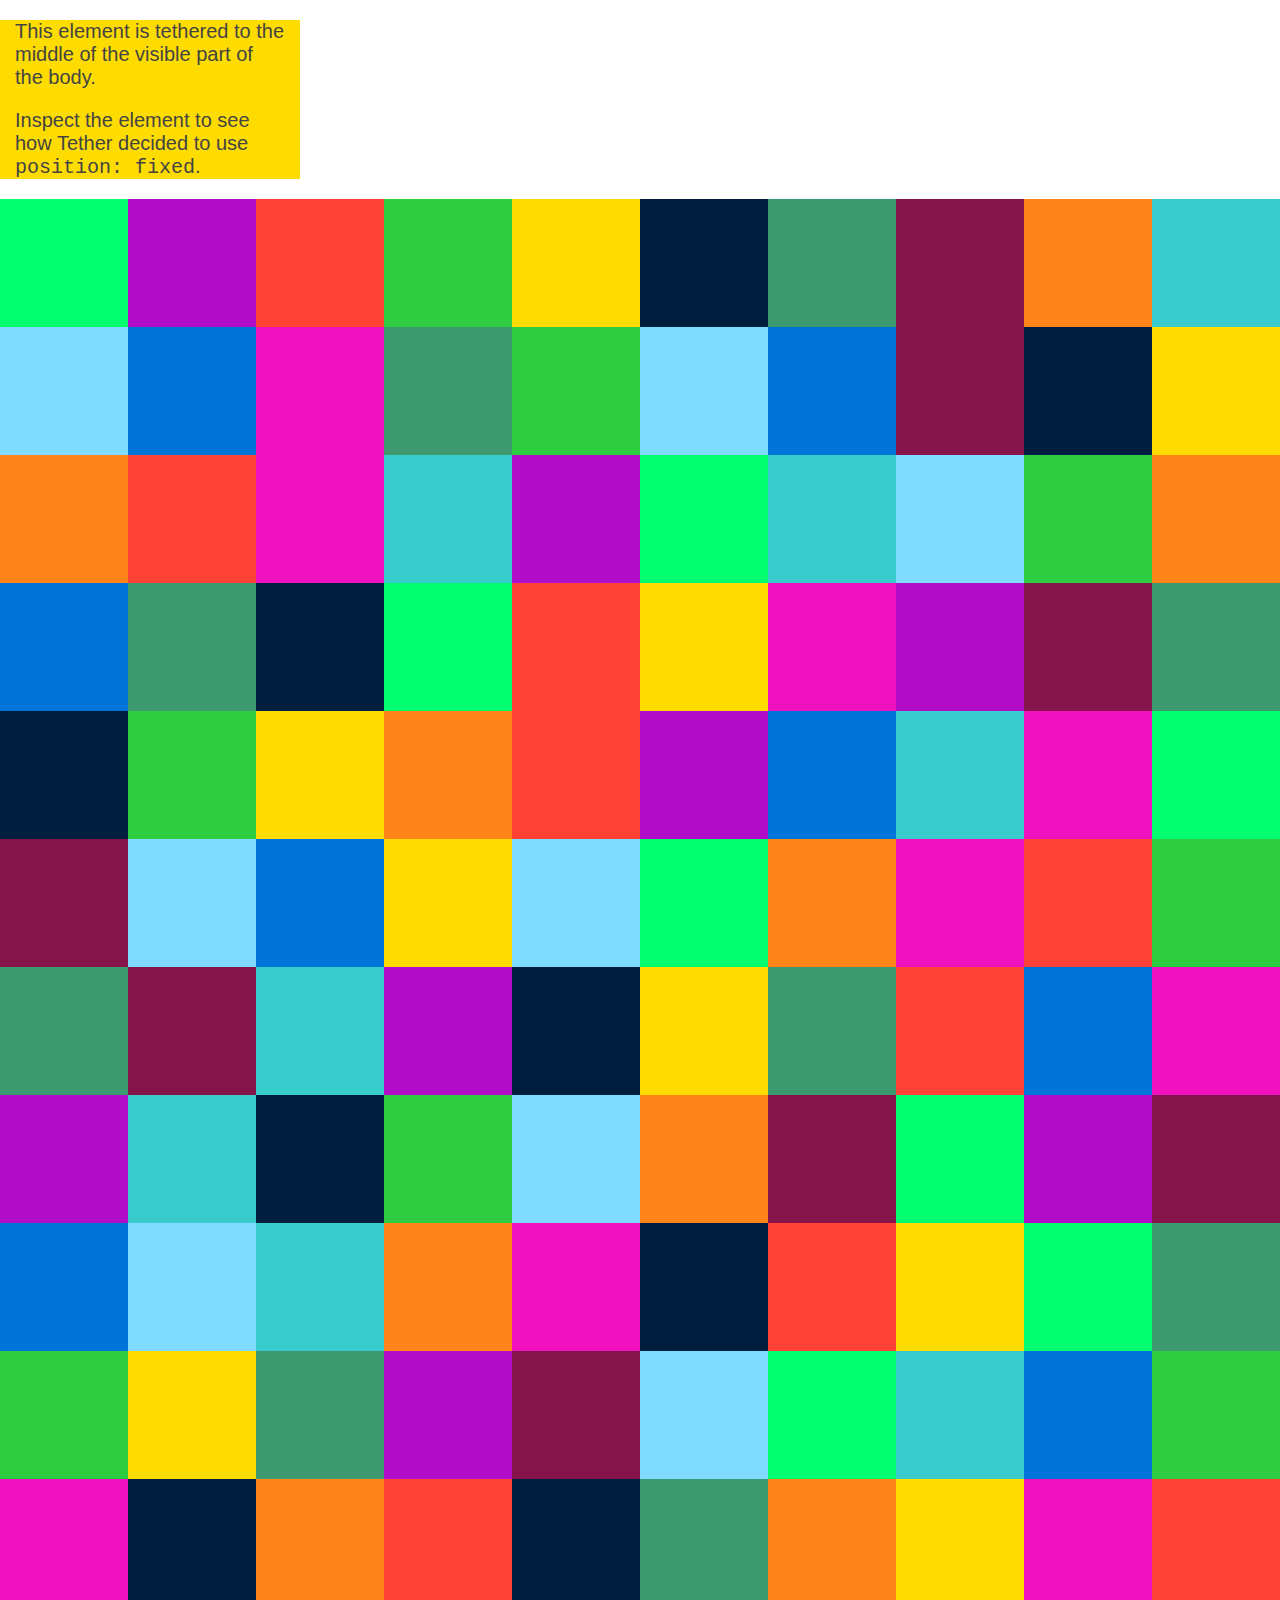
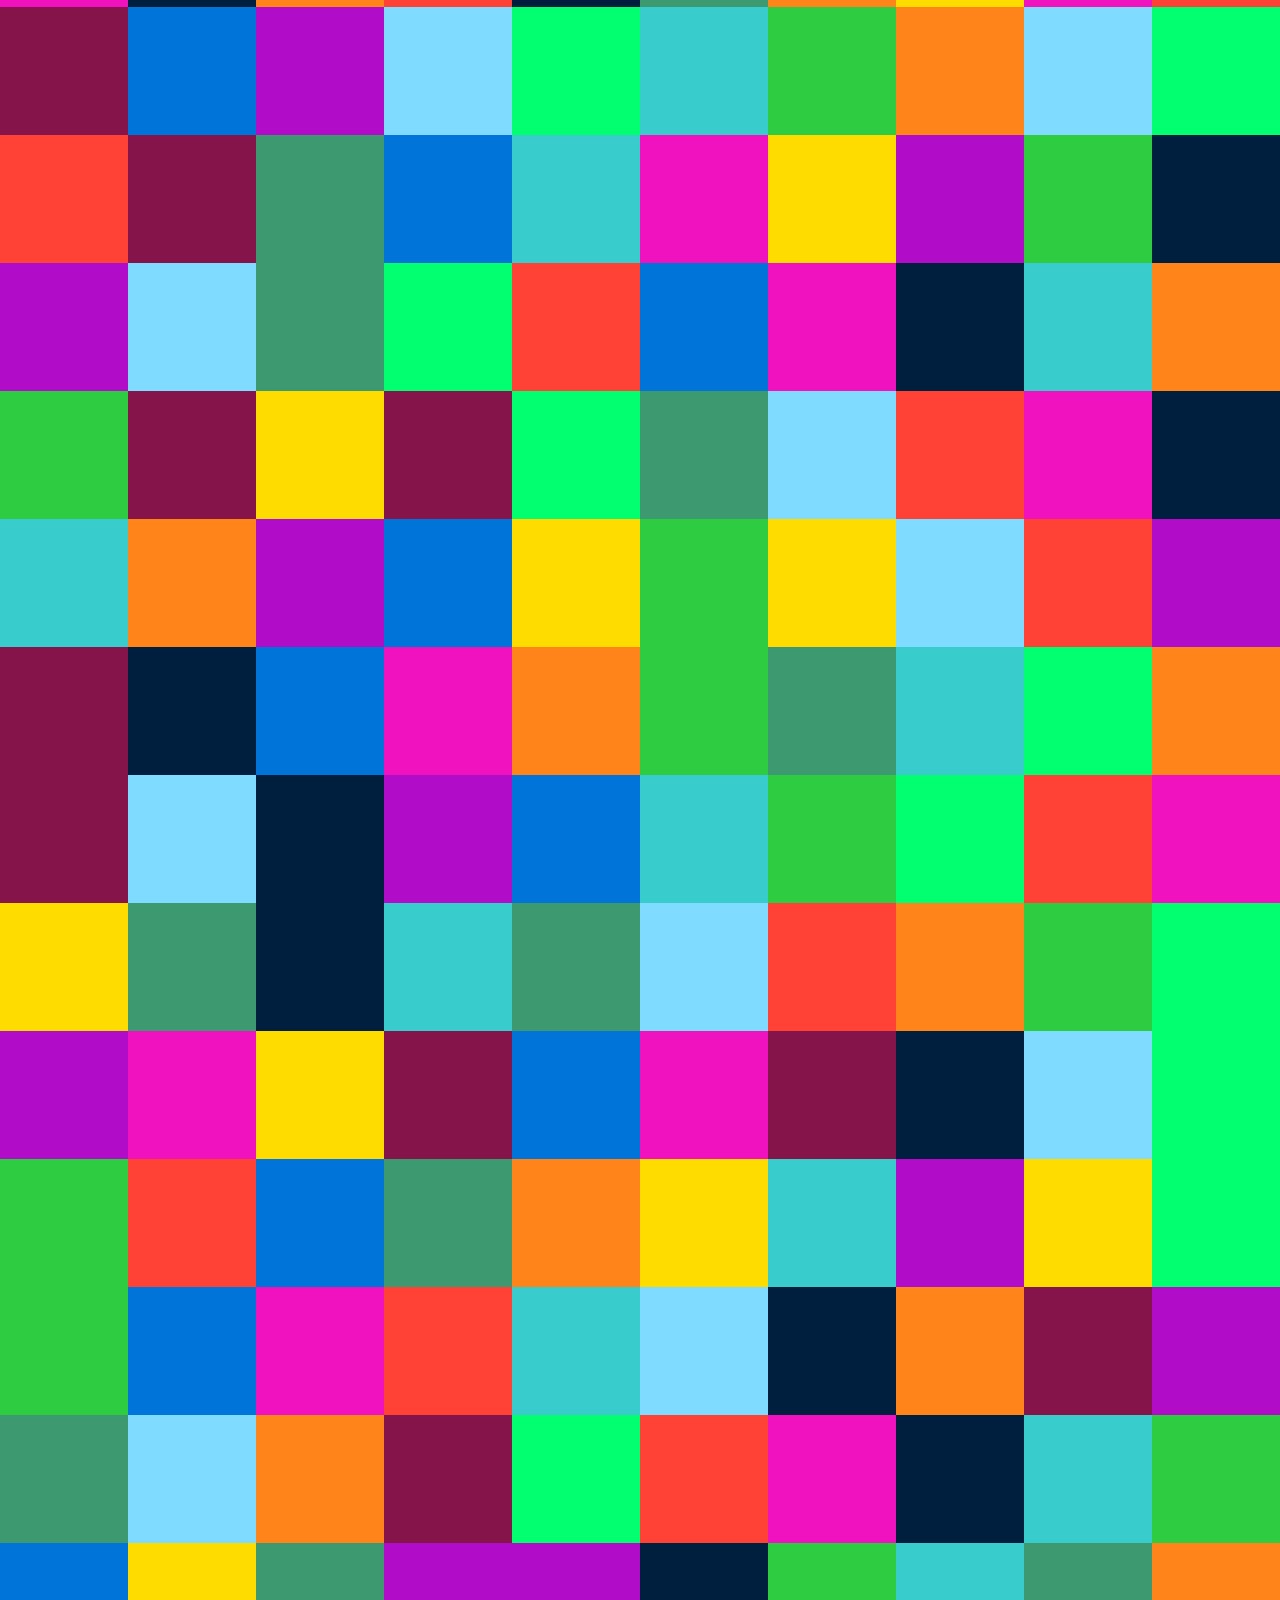
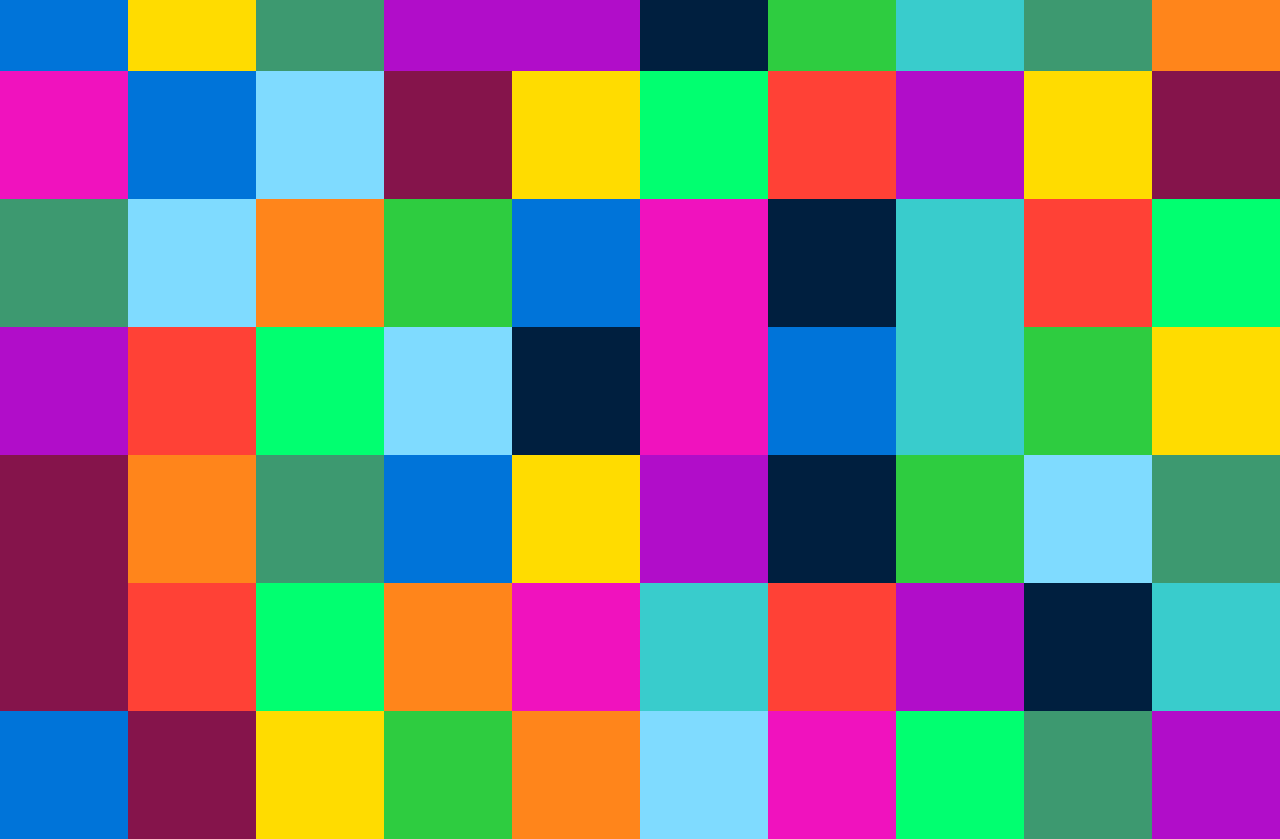
<file: source/web/html/bower_components/tether/examples/viewport/index.html>
<!DOCTYPE html>
<html>
  <head>
    <link rel="stylesheet" href="../resources/css/base.css" />
    <link rel="stylesheet" href="./colors.css" />
    <style>
      * {
        box-sizing: border-box;
      }

      .element {
        background-color: #FFDC00;
        width: 80%;
        max-width: 300px;
        padding: 0 15px;
        font-size: 20px;
        box-shadow: 0 0 0 2px rgba(255, 255, 255, 0.3);
      }

      @media (max-width: 380px) {
        .element {
          font-size: 16px;
        }
      }

      .bit {
        width: 10vw;
        height: 10vw;
        float: left;
      }
    </style>
  </head>
  <body>
    <div class="element">
      <p>This element is tethered to the middle of the visible part of the body.</p>

      <p>Inspect the element to see how Tether decided
      to use <code>position: fixed</code>.</p>
    </div>

    <script src="//github.hubspot.com/tether/dist/js/tether.js"></script>
    <script>
      new Tether({
        element: '.element',
        target: document.body,
        attachment: 'middle center',
        targetAttachment: 'middle center',
        targetModifier: 'visible'
      });
    </script>

    <script>
      // Random colors bit, don't mind this
      colors = ['navy', 'blue', 'aqua', 'teal', 'olive', 'green', 'lime',
        'yellow', 'orange', 'red', 'fuchsia', 'purple', 'maroon'];

      curColors = null;
      for(var i=300; i--;){
        if (!curColors || !curColors.length)
          curColors = colors.slice(0);

        var bit = document.createElement('div')
        var index = (Math.random() * curColors.length)|0;
        bit.className = 'bit bg-' + curColors[index]
        curColors.splice(index, 1);
        document.body.appendChild(bit);
      }
    </script>
  </body>
</html>
</file>
<file: source/web/html/bower_components/tether/examples/resources/css/base.css>
body {
    font-family: "Helvetica Neue", sans-serif;
    color: #444;
    margin: 0px;
}

a {
    cursor: pointer;
    color: blue;
}
</file>
<file: source/web/html/bower_components/tether/examples/common/css/style.css>
body {
    min-height: 3000px;
}
.element {
    width: 200px;
    height: 200px;
    background-color: #fe8;
    position: absolute;
    z-index: 6;
}

.target {
    width: 300px;
    height: 50px;
    margin: 0 35%;
    background-color: #4e9;
}

.container {
    height: 600px;
    overflow: scroll;
    width: 600px;
    border: 20px solid #CCC;
    margin-top: 100px;
}

body {
    padding: 15px;
}

body > .container {
    margin: 0 auto;
}

.pad {
    height: 400px;
    width: 100px;
}

.instructions {
    width: 100%;
    text-align: center;
    font-size: 24px;
    padding: 15px;
    background-color: rgba(210, 180, 140, 0.4);
    margin: -15px -15px 0 -15px;
}
</file>
<file: source/web/html/bower_components/tether/examples/viewport/colors.css>
@charset "UTF-8";
/****

   colors.css v1.0 For a friendlier looking web
   MIT License • http://clrs.cc • http://github.com/mrmrs/colors

   Author: mrmrs
           http://mrmrs.cc
           @mrmrs_

****/
/*

   SKINS
   • Backgrounds
   • Colors

*/
/* Backgrounds */
.bg-navy {
  background-color: #001f3f; }

.bg-blue {
  background-color: #0074d9; }

.bg-aqua {
  background-color: #7fdbff; }

.bg-teal {
  background-color: #39cccc; }

.bg-olive {
  background-color: #3d9970; }

.bg-green {
  background-color: #2ecc40; }

.bg-lime {
  background-color: #01ff70; }

.bg-yellow {
  background-color: #ffdc00; }

.bg-orange {
  background-color: #ff851b; }

.bg-red {
  background-color: #ff4136; }

.bg-fuchsia {
  background-color: #f012be; }

.bg-purple {
  background-color: #b10dc9; }

.bg-maroon {
  background-color: #85144b; }

.bg-white {
  background-color: white; }

.bg-gray {
  background-color: #aaaaaa; }

.bg-silver {
  background-color: #dddddd; }

.bg-black {
  background-color: #111111; }

/* Colors */
.navy {
  color: #001f3f; }

.blue {
  color: #0074d9; }

.aqua {
  color: #7fdbff; }

.teal {
  color: #39cccc; }

.olive {
  color: #3d9970; }

.green {
  color: #2ecc40; }

.lime {
  color: #01ff70; }

.yellow {
  color: #ffdc00; }

.orange {
  color: #ff851b; }

.red {
  color: #ff4136; }

.fuchsia {
  color: #f012be; }

.purple {
  color: #b10dc9; }

.maroon {
  color: #85144b; }

.white {
  color: white; }

.silver {
  color: #dddddd; }

.gray {
  color: #aaaaaa; }

.black {
  color: #111111; }

/* PRETTIER LINKS */
a {
  text-decoration: none;
  -webkit-transition: color .3s ease-in-out;
  transition: color .3s ease-in-out; }

a:link {
  color: #0074d9;
  -webkit-transition: color .3s ease-in-out;
  transition: color .3s ease-in-out; }

a:visited {
  color: #b10dc9; }

a:hover {
  color: #7fdbff;
  -webkit-transition: color .3s ease-in-out;
  transition: color .3s ease-in-out; }

a:active {
  color: #ff851b;
  -webkit-transition: color .3s ease-in-out;
  transition: color .3s ease-in-out; }
</file>
